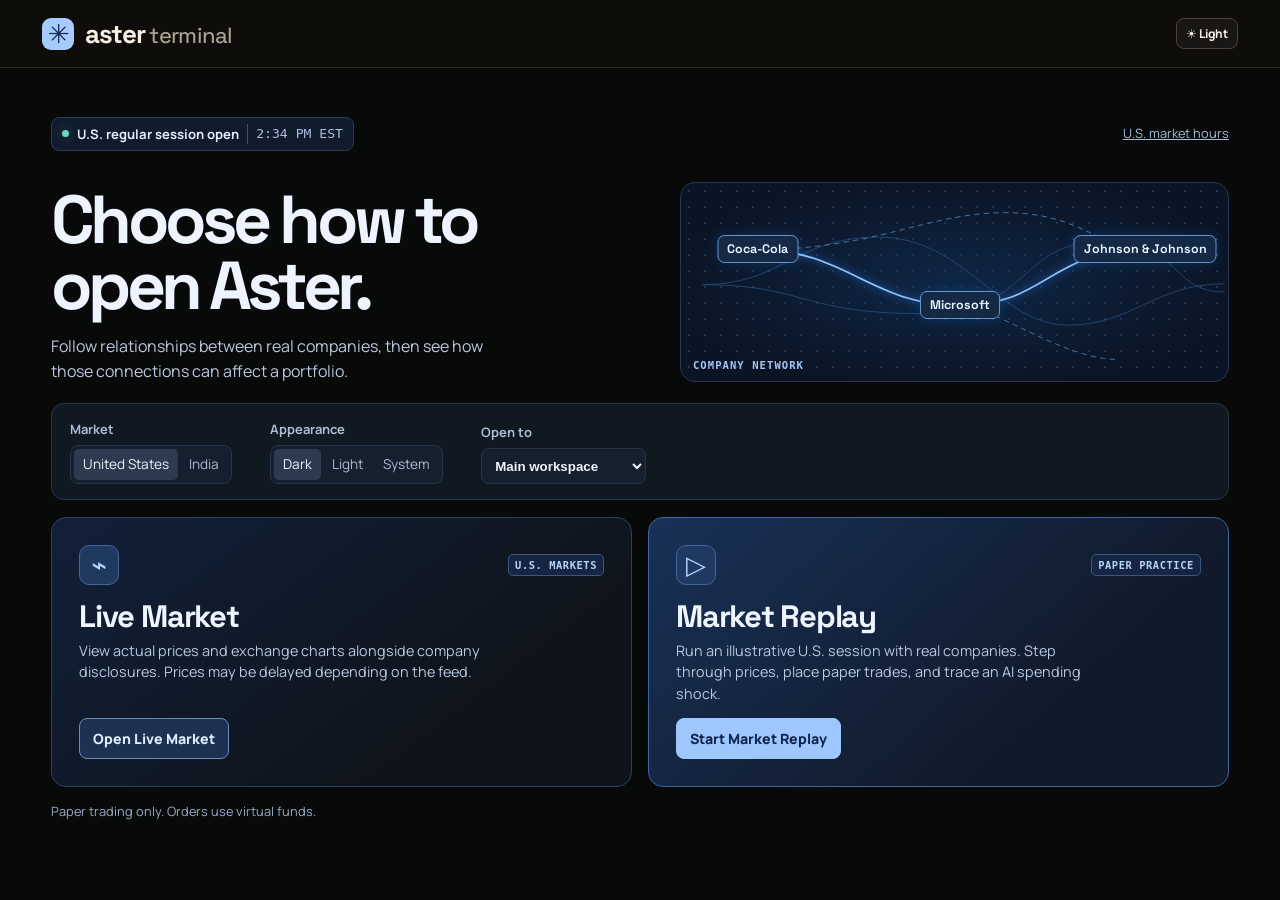
<file: source/index.html>
<!doctype html>
<html lang="en">
<head>
<meta charset="utf-8">
<meta name="viewport" content="width=device-width, initial-scale=1">
<meta name="theme-color" content="#0a0908">
<meta name="description" content="Explore company and ETF relationships and trace simulated shocks through a portfolio.">
<title>Aster Invest · Investing workspace</title>
<script src="theme-init.js"></script>
<link rel="stylesheet" href="terminal.css">
<link rel="stylesheet" href="invest.css">
</head>
<body data-market-backend="static" data-initial-view="overview" data-mode="choose">
<header class="topbar">
  <a href="#overview" class="brand" data-home-link><span class="brand-icon" aria-hidden="true">✳</span><span>aster<span class="brand-second"> terminal</span></span></a>
  <nav aria-label="Workspace" class="workspace-nav" id="workspace-controls" hidden>
    <button type="button" class="nav" data-nav="overview">Overview</button>
    <button type="button" class="nav" data-nav="markets">Markets</button>
    <button type="button" class="nav" data-nav="watchlist">Watchlist</button>
    <button type="button" class="nav" data-nav="portfolio">Portfolio</button>
    <button type="button" class="nav" data-nav="goals">Goals</button>
    <button type="button" class="nav" data-nav="network">Network</button>
    <button type="button" class="nav" data-nav="trading">Trading</button>
  </nav>
  <div class="topbar-settings"><label id="workspace-region-control" class="region-select" hidden><span class="sr-only">Market region</span><select id="workspace-region"><option value="us">United States</option><option value="india">India</option></select></label><button class="theme-toggle" type="button" id="theme-toggle" aria-pressed="false" aria-label="Light mode">☀ Light</button><a href="?" class="mode-picker-link" id="mode-current" aria-label="Change market mode" title="Change market mode">Choose mode</a></div>
</header>
<main id="session-gate" class="session-gate" aria-labelledby="gate-title">
  <div class="gate-top">
    <div class="gate-market" id="gate-session"><span class="session-dot" aria-hidden="true"></span><strong id="gate-session-label">U.S. equities</strong><time id="gate-market-clock"></time></div>
    <a class="gate-hours" id="gate-hours" href="https://www.nyse.com/trade/hours-calendars" target="_blank" rel="noopener noreferrer">U.S. market hours</a>
  </div>
  <div class="gate-hero">
    <div class="gate-intro">
      <h1 id="gate-title">Choose how to<br>open Aster.</h1>
      <p>Follow relationships between real companies, then see how those connections can affect a portfolio.</p>
    </div>
    <div class="gate-network" id="gate-network" aria-label="Coca-Cola committed to buy Microsoft cloud services. Microsoft also announced a digital surgery partnership with Johnson &amp; Johnson." role="img">
      <svg viewBox="0 0 510 220" aria-hidden="true" preserveAspectRatio="none">
        <path d="M20 113 C95 113 106 60 185 60 S298 158 360 158 S441 112 507 112" class="gate-trace-bg"/>
        <path d="M20 113 C115 113 113 145 222 145 S311 66 391 66 S454 121 507 121" class="gate-trace-bg"/>
        <path d="M71 74 C154 74 177 136 260 136 S342 74 433 74" class="gate-trace" pathLength="1"/>
        <path d="M71 74 C181 74 230 33 302 33 S390 74 433 74" class="gate-trace-edge"/>
        <path d="M260 136 C292 137 356 196 407 196" class="gate-trace-edge"/>
        <circle cx="71" cy="74" r="5"/><circle cx="260" cy="136" r="5"/><circle cx="433" cy="74" r="5"/>
      </svg>
      <span class="gate-node gate-node-a">Coca-Cola</span><span class="gate-node gate-node-b">Microsoft</span><span class="gate-node gate-node-c">Johnson &amp; Johnson</span>
      <span class="gate-network-tag">COMPANY NETWORK</span>
    </div>
  </div>
  <div class="gate-settings">
    <div class="gate-setting"><span id="gate-region-label">Market</span><nav class="gate-controls" aria-labelledby="gate-region-label"><a data-gate-region="us" href="?">United States</a><a data-gate-region="india" href="?region=india">India</a></nav></div>
    <fieldset class="gate-setting"><legend>Appearance</legend><div class="gate-controls gate-themes"><label><input type="radio" name="gate-theme" value="dark" checked>Dark</label><label><input type="radio" name="gate-theme" value="light">Light</label><label><input type="radio" name="gate-theme" value="system">System</label></div></fieldset>
    <label class="gate-setting" for="gate-start"><span>Open to</span><select id="gate-start" aria-label="Open to"><option value="overview">Main workspace</option><option value="network">Company network</option><option value="trading">Trading desk</option></select></label>
  </div>
  <div class="gate-options" aria-label="Market modes">
    <article class="gate-card gate-live">
      <div class="gate-card-top"><span class="gate-card-icon" aria-hidden="true">⌁</span><span class="gate-tag" id="gate-live-badge">U.S. MARKETS</span></div>
      <div><h2>Live Market</h2><p id="gate-live-description">View actual prices and exchange charts alongside company disclosures. Prices may be delayed depending on the feed.</p></div>
      <a class="gate-action" id="gate-live-action" href="?mode=live">Open Live Market</a>
    </article>
    <article class="gate-card gate-replay">
      <div class="gate-card-top"><span class="gate-card-icon" aria-hidden="true">▷</span><span class="gate-tag" id="gate-replay-badge">AFTER-HOURS DEMO</span></div>
      <div><h2>Market Replay</h2><p id="gate-replay-description">Run an illustrative U.S. session with real companies. Step through prices, place paper trades, and trace an AI spending shock.</p></div>
      <a class="gate-action" id="gate-replay-action" href="?mode=replay">Start Market Replay</a>
    </article>
  </div>
  <p class="gate-foot">Paper trading only. Orders use virtual funds.</p>
</main>
<main id="main" tabindex="-1" hidden>
  <div class="ticker-strip" id="ticker-strip" aria-label="Market watch"></div>
  <div id="account-metrics" class="account-metrics" aria-label="Paper account summary"></div>
  <div class="statusbar" id="market-status" role="status">Connecting to market data…</div>
  <section id="invest-overview" class="invest-page" aria-labelledby="invest-overview-title" hidden>
    <div id="overview-network-slot"></div>
    <header class="invest-page-head overview-head">
      <div><p class="invest-kicker" id="overview-market-label">U.S. EQUITIES</p><h2 id="invest-overview-title">Price history</h2></div>
      <button class="invest-button primary" type="button" data-nav="markets">Explore markets</button>
    </header>
    <article class="invest-card invest-market-card" id="overview-chart-panel" aria-labelledby="invest-chart-title">
      <header class="panel-header overview-chart-head">
        <div class="overview-company">
          <div id="overview-company-mark" aria-hidden="true"></div>
          <div>
          <p class="invest-kicker" id="invest-index-label">PRICE HISTORY</p>
          <h2 id="invest-chart-title">NVIDIA</h2>
          <div class="invest-index-value"><strong id="invest-index-value"></strong><span id="invest-index-change"></span></div>
          </div>
        </div>
        <div class="overview-chart-controls">
          <label class="overview-ticker-label"><span>Company</span><select id="overview-ticker" aria-label="Chart company"></select></label>
          <div id="invest-periods" class="invest-pills" aria-label="Overview chart timeframe"></div>
          <button type="button" id="overview-expand" class="invest-button secondary" aria-pressed="false">Expand chart</button>
        </div>
      </header>
      <div class="invest-chart-box"><canvas id="invest-market-chart" aria-label="Company price chart" role="img"></canvas><p id="invest-chart-empty" hidden></p><output id="overview-chart-tooltip" hidden></output></div>
      <div id="invest-chart-range" class="invest-chart-range"></div>
      <div id="overview-exchange-chart" class="exchange-chart" hidden></div>
    </article>
    <div id="invest-metrics" class="invest-metrics" aria-label="Virtual account snapshot"></div>
    <div class="invest-overview-bottom">
      <article class="invest-card invest-movers" aria-labelledby="invest-movers-title"><header class="invest-card-head"><h2 id="invest-movers-title">Market movers</h2><button class="invest-text-button" type="button" data-nav="markets">See all</button></header><div id="invest-movers"></div></article>
      <article class="invest-card invest-goal-preview" aria-labelledby="invest-plan-title">
        <header class="invest-card-head"><h2 id="invest-plan-title">Saving goals</h2><button type="button" class="invest-text-button" data-nav="goals">View goals</button></header>
        <div id="invest-goal-preview"></div>
      </article>
      <article class="invest-card invest-risk-card">
        <div class="invest-network-art" aria-hidden="true"><i></i><i></i><i></i><b></b><b></b><b></b><b></b></div>
        <div><h2>How does a shock reach you?</h2><p>Follow a change at one company through suppliers, fund holdings, and the demo portfolio.</p>
        <button class="invest-button secondary" type="button" id="overview-risk">Open stress test <span aria-hidden="true">↗</span></button></div>
      </article>
    </div>
  </section>
  <section id="invest-markets" class="invest-page" aria-labelledby="invest-markets-title" hidden>
    <header class="invest-page-head"><div><p class="invest-kicker">EXPLORE</p><h1 id="invest-markets-title">Markets</h1><p>Search stocks and funds, compare day moves, and open company research.</p></div></header>
    <section id="market-exchange-quotes" class="invest-card exchange-quotes-card" aria-label="Market quotes" hidden></section>
    <div class="invest-card invest-table-card">
      <div class="invest-toolbar">
        <label class="invest-search-control"><span class="sr-only">Search markets</span><input id="invest-market-search" type="search" placeholder="Search company or ticker" autocomplete="off"></label>
        <label class="invest-sector-control"><span>Sector</span><select id="invest-market-sector"></select></label>
        <div class="invest-pills" id="invest-market-filters" aria-label="Market movers filter">
          <button type="button" data-invest-filter="all" aria-pressed="true">All</button><button type="button" data-invest-filter="gainers" aria-pressed="false">Gainers</button><button type="button" data-invest-filter="losers" aria-pressed="false">Losers</button>
        </div>
      </div>
      <div id="invest-market-results"></div>
    </div>
  </section>
  <section id="invest-watchlist" class="invest-page" aria-labelledby="invest-watch-title" hidden>
    <header class="invest-page-head"><div><p class="invest-kicker">FOLLOW THE MARKET</p><h1 id="invest-watch-title">Watchlist</h1><p>Pinned companies and funds are saved in this browser.</p></div><button class="invest-button primary" type="button" data-nav="markets">Find a stock <span aria-hidden="true">↗</span></button></header>
    <div class="invest-card invest-table-card" id="invest-watch-results"></div>
  </section>
  <section id="invest-goals" class="invest-page" aria-labelledby="invest-goals-title" hidden>
    <header class="invest-page-head"><div><p class="invest-kicker">PLAN AHEAD</p><h1 id="invest-goals-title">Saving goals</h1><p>Set a target and see how long it takes at your current monthly pace.</p></div><button class="invest-button primary" type="button" id="invest-add-goal">Add goal <span aria-hidden="true">+</span></button></header>
    <div id="invest-goal-cards" class="invest-goals-grid"></div>
    <p class="invest-goal-note">Estimates use your saved amount and monthly contribution. Adding a goal does not change your paper cash.</p>
  </section>
  <div id="network-route-slot">
  <section id="network-view" aria-labelledby="network-title" hidden>
  <div class="intro">
    <div><h1 id="network-title">Company network</h1><p class="lede" id="network-description">Follow investments, supplier ties, partnerships and industry peers across the market.</p></div>
    <div class="search" id="search-wrap">
      <label class="sr-only" for="search">Search companies, tickers or sectors</label>
      <span class="search-icon" aria-hidden="true"></span>
      <input id="search" type="search" placeholder="Search company, ticker or sector" role="combobox" aria-autocomplete="list" aria-expanded="false" aria-controls="search-results" autocomplete="off">
      <kbd aria-hidden="true">/</kbd>
      <ul id="search-results" role="listbox" aria-label="Search results" hidden></ul>
    </div>
  </div>
  <div class="workspace">
    <section class="map panel" aria-labelledby="map-title" id="map">
      <header class="panel-header">
        <div><h2 id="map-title">Relationship map</h2><p id="map-count"></p></div>
        <div class="map-actions"><button class="btn secondary compact" id="isolate" aria-pressed="false"><span aria-hidden="true">◎</span> Focus node</button><button type="button" class="btn secondary compact" id="pulse-toggle" aria-pressed="true">Glow</button></div>
      </header>
      <div class="map-toolbar">
      <div class="filters" role="group" aria-label="Filter relationships" id="filters">
        <button data-filter="all" class="filter active" aria-pressed="true">All links</button>
        <button data-filter="funding" class="filter" aria-pressed="false"><i class="dot funding"></i>Equity</button>
        <button data-filter="spend" class="filter" aria-pressed="false"><i class="dot spend"></i>Purchases</button>
        <button data-filter="holding" class="filter" aria-pressed="false"><i class="dot holding"></i>Fund holdings</button>
        <button data-filter="partner" class="filter" aria-pressed="false"><i class="dot partner"></i>Partnerships</button>
        <button data-filter="peer" class="filter" aria-pressed="false"><i class="dot peer"></i>Industry peers</button>
      </div>
      <label class="map-sector" for="map-sector"><span class="sr-only">Featured sector</span><select id="map-sector"><option value="">All sectors</option></select></label>
      </div>
      <div class="graph-shell">
        <div id="graph" tabindex="0" role="region" aria-label="Interactive company relationship map. Pan horizontally on small screens.">
          <div id="stage"><div id="columns" aria-hidden="true"></div><canvas id="edges" aria-hidden="true"></canvas><canvas id="edge-pulse" aria-hidden="true"></canvas><div id="nodes"></div></div>
        </div>
        <div class="zoom" role="group" aria-label="Map zoom"><button id="zoom-out" aria-label="Zoom out">−</button><button id="zoom-reset" aria-label="Fit map">Fit</button><button id="zoom-in" aria-label="Zoom in">+</button></div>
      </div>
      <footer class="map-footer"><span class="map-hint"><span class="map-pan-hint">Swipe to explore · </span>Select a company to follow its links.</span><span id="map-filter-note" aria-live="polite"></span></footer>
    </section>
    <aside class="panel inspector" aria-labelledby="entity-title" id="company-panel">
      <div id="entity"></div>
      <div class="detail-tabs" id="detail-tabs" role="group" aria-label="Company details">
        <button data-tab="overview" aria-pressed="true">Overview</button><button data-tab="connections" aria-pressed="false">Connections</button><button data-tab="performance" aria-pressed="false">Chart</button><button data-tab="news" aria-pressed="false">News <span id="news-count"></span></button><button data-tab="trade" aria-pressed="false">Trade</button>
      </div>
      <div id="detail"></div>
      <div id="headlines"></div>
    </aside>
  </div>
  </section>
  </div>
  <section id="trade-desk" aria-labelledby="trade-desk-title" hidden>
    <header class="desk-intro">
      <div>
        <p class="eyebrow"><span class="eyebrow-line"></span> PAPER TRADING · <span id="desk-account-label"></span></p>
        <h1 id="trade-desk-title">Trading workspace</h1>
        <p class="lede">Manage positions, prepare baskets, and review your fills.</p>
      </div>
      <div class="desk-mode-controls"><a id="desk-replay-cta" class="btn secondary" href="?mode=replay#trading" hidden>Practice in Replay</a><button id="practice-basket" class="btn secondary" type="button">Load sample basket</button></div>
    </header>
    <div class="desk-layout">
      <section class="desk-watch panel" aria-labelledby="desk-instruments-title">
        <header class="desk-panel-head">
          <div><h2 id="desk-instruments-title">Instruments</h2><p id="desk-instrument-count" class="desk-meta"></p></div>
          <span class="desk-label">EQUITIES</span>
        </header>
        <div class="desk-watch-controls">
          <label class="sr-only" for="desk-search">Filter instruments</label>
          <input class="desk-field" id="desk-search" type="search" placeholder="Search ticker or name" autocomplete="off">
          <div class="desk-pills" aria-label="Instrument list">
            <button type="button" data-instrument-filter="all" aria-pressed="true">All symbols</button>
            <button type="button" data-instrument-filter="watch" aria-pressed="false">Watchlist</button>
          </div>
        </div>
        <div id="desk-instruments" class="desk-instruments"></div>
      </section>
      <div class="desk-centre">
        <section class="panel desk-chart-panel" aria-labelledby="desk-chart-title">
          <header class="desk-panel-head">
            <div><h2 id="desk-chart-title">Price and events</h2><p id="desk-chart-name" class="desk-meta"></p></div>
            <button id="desk-research" class="btn secondary compact" type="button">Research</button>
          </header>
          <div class="desk-chart-tools">
            <div id="desk-periods" class="periods" role="group" aria-label="Trading chart timeframe">
              <button type="button" data-desk-period="1H" aria-pressed="false">1H</button>
              <button type="button" data-desk-period="1D" aria-pressed="true">1D</button>
              <button type="button" data-desk-period="1M" aria-pressed="false">1M</button>
              <button type="button" data-desk-period="1Y" aria-pressed="false">1Y</button>
            </div>
            <span id="desk-chart-cursor" class="desk-cursor"></span>
          </div>
          <div class="desk-price-area" id="desk-price-area">
            <canvas id="desk-chart-canvas" role="img" aria-label="Price chart"></canvas>
            <div id="desk-chart-markers"></div>
            <p id="desk-chart-message"></p>
          </div>
          <div id="desk-exchange-chart" class="exchange-chart" hidden></div>
          <div id="desk-chart-time" class="desk-chart-time"></div>
          <div id="desk-chart-links" class="desk-chart-links"></div>
        </section>
        <section class="panel desk-positions" aria-labelledby="desk-positions-title">
          <header class="desk-panel-head">
            <div><h2 id="desk-positions-title">Open positions</h2><p id="desk-position-count" class="desk-meta"></p></div>
            <div id="desk-position-pnl" class="desk-pnl"></div>
          </header>
          <div id="desk-positions"></div>
        </section>
        <section class="panel basket-panel" aria-labelledby="basket-title">
          <header class="desk-panel-head">
            <div><h2 id="basket-title">Order basket</h2><p class="desk-meta">Buys use the ask. Sells use the bid.</p></div>
            <button type="button" class="btn secondary compact" id="basket-add">+ Add leg</button>
          </header>
          <div id="basket-rows" class="basket-rows"></div>
          <div class="basket-settings">
            <label for="basket-multiplier">Quantity multiplier <input id="basket-multiplier" class="desk-field" type="number" min="1" max="100" step="1" inputmode="numeric" value="1"></label>
            <button id="basket-clear" type="button" class="desk-link">Clear basket</button>
          </div>
          <div id="basket-totals" class="basket-totals"></div>
          <div id="basket-feedback" class="basket-feedback"></div>
          <footer class="basket-actions">
            <p>Sells fill first. The full basket must pass before any trade is booked.</p>
            <button id="basket-review" class="btn primary" type="button" disabled>Review basket</button>
          </footer>
        </section>
      </div>
      <div class="desk-right">
      <section class="panel desk-news" aria-labelledby="desk-news-title">
        <header class="desk-panel-head">
          <div><h2 id="desk-news-title">News timeline</h2><p id="desk-news-period" class="desk-meta"></p></div>
          <span class="desk-label">EVENTS</span>
        </header>
        <div id="desk-news-list" class="desk-orders-list"></div>
      </section>
      <section class="panel desk-orders" aria-labelledby="desk-orders-title">
        <header class="desk-panel-head">
          <div><h2 id="desk-orders-title">Orders</h2><p id="desk-order-count" class="desk-meta"></p></div>
          <span class="desk-label">PAPER</span>
        </header>
        <div class="desk-watch-controls">
          <label class="sr-only" for="desk-order-search">Search order receipts</label>
          <input class="desk-field" id="desk-order-search" type="search" placeholder="Search order receipts" autocomplete="off">
          <div class="desk-pills" aria-label="Filter order history">
            <button type="button" data-order-filter="all" aria-pressed="true">All</button>
            <button type="button" data-order-filter="basket" aria-pressed="false">Baskets</button>
            <button type="button" data-order-filter="single" aria-pressed="false">Single</button>
          </div>
        </div>
        <div id="desk-orders" class="desk-orders-list"></div>
      </section>
      </div>
    </div>
  </section>
  <section id="wallet" class="panel wallet" aria-labelledby="wallet-title"></section>
  <section class="panel scenario" id="portfolio" aria-labelledby="scenario-title">
    <div class="scenario-head">
      <div class="scenario-icon" aria-hidden="true">↯</div>
      <div><p class="eyebrow">PORTFOLIO STRESS TEST</p><h2 id="scenario-title">What if Nova cuts cloud spending?</h2><p id="scenario-copy">You hold zero Nova shares. Trace the shock through a preset ₹10,000 demo portfolio.</p></div>
      <button id="run-shock" class="btn primary">Run shock</button>
    </div>
    <div id="shock-result" hidden></div>
    <details class="shock-limit" id="shock-limit">
      <summary id="shock-limit-label">Explore a ₹500 loss limit</summary>
      <p id="shock-limit-copy">This separate demo starts with ₹5,000 in Atlas, ₹3,000 in GridCloud, and ₹2,000 in virtual cash.</p>
      <label id="shock-transfer-label" for="shock-transfer">Move Atlas exposure to virtual cash</label>
      <select id="shock-transfer" class="desk-field"><option value="0">₹0</option><option value="1000">₹1,000</option><option value="2000">₹2,000</option><option value="5000">₹5,000</option></select>
      <output id="shock-limit-result" for="shock-transfer" aria-live="polite"></output>
    </details>
  </section>
  <footer class="bottom"><span id="market-foot"></span><button type="button" class="invest-footer-link" data-nav="evidence">Research sources</button></footer>
</main>
<dialog id="invest-goal-dialog" class="invest-goal-dialog" aria-labelledby="invest-goal-title">
  <div class="dialog-body">
    <button type="button" class="close" data-close="invest-goal-dialog" aria-label="Close goal editor">×</button>
    <p class="invest-kicker">SAVINGS PLANNER</p><h2 id="invest-goal-title">Add a goal</h2>
    <form id="invest-goal-form">
      <label>Goal name <input id="goal-label" maxlength="44" required placeholder="e.g. Design course"></label>
      <label>Target amount <input id="goal-target" type="number" min=".01" max="100000000" step=".01" required></label>
      <label>Saved so far <input id="goal-saved" type="number" min="0" max="100000000" step=".01" required></label>
      <label>Monthly contribution <input id="goal-monthly" type="number" min="0" max="100000000" step=".01" required></label>
      <p id="goal-feedback" class="dialog-copy" role="status"></p>
      <div class="dialog-actions"><button type="button" data-close="invest-goal-dialog" class="invest-button secondary">Cancel</button><button type="submit" class="invest-button primary">Save goal</button></div>
    </form>
  </div>
</dialog>
<dialog id="article-dialog" aria-labelledby="article-title"><div class="dialog-body"><button type="button" class="close" data-close="article-dialog" aria-label="Close news">×</button><div id="article"></div></div></dialog>
<dialog id="evidence-dialog" aria-labelledby="evidence-title"><div class="dialog-body"><button type="button" class="close" data-close="evidence-dialog" aria-label="Close evidence">×</button><p class="eyebrow">RESEARCH NOTES</p><h2 id="evidence-title">The research behind the map</h2><p class="dialog-copy" id="evidence-copy"></p><div class="evidence-list" id="evidence-list"></div></div></dialog>
<dialog id="basket-dialog" class="desk-dialog" aria-labelledby="basket-review-title">
  <div class="dialog-body">
    <button type="button" class="close" data-close="basket-dialog" aria-label="Close basket review">×</button>
    <p class="eyebrow">VIRTUAL FUNDS</p><h2 id="basket-review-title">Review basket</h2>
    <div id="basket-review-details"></div>
    <p id="basket-review-status" class="basket-message" role="status"></p>
    <div class="dialog-actions"><button type="button" class="btn secondary" data-close="basket-dialog">Back to basket</button><button type="button" id="basket-confirm" class="btn primary">Place paper basket</button></div>
  </div>
</dialog>
<dialog id="position-dialog" class="desk-dialog" aria-labelledby="position-edit-title">
  <div class="dialog-body">
    <button type="button" class="close" data-close="position-dialog" aria-label="Close position editor">×</button>
    <p class="eyebrow">POSITION EDITOR</p><h2 id="position-edit-title">Adjust position</h2>
    <p id="position-edit-current" class="dialog-copy"></p>
    <form id="position-edit">
      <label for="position-target">Target share quantity</label>
      <input class="desk-field" id="position-target" type="number" min="0" step="1" inputmode="numeric" required>
      <p id="position-edit-preview" class="dialog-copy"></p>
      <div class="dialog-actions"><button type="submit" class="btn primary" id="position-stage">Stage adjustment</button></div>
    </form>
  </div>
</dialog>
<dialog id="receipt-dialog" class="desk-dialog" aria-labelledby="receipt-title">
  <div class="dialog-body">
    <button type="button" class="close" data-close="receipt-dialog" aria-label="Close receipt">×</button>
    <p class="eyebrow">PAPER TRADE RECEIPT</p><h2 id="receipt-title">Executed orders</h2>
    <div id="receipt-details"></div>
  </div>
</dialog>
<dialog id="account-dialog" class="desk-dialog" aria-labelledby="account-dialog-title">
  <div class="dialog-body">
    <button type="button" class="close" data-close="account-dialog" aria-label="Close account editor">×</button>
    <p class="eyebrow">PAPER PORTFOLIO</p><h2 id="account-dialog-title">New paper account</h2>
    <form id="account-form">
      <label for="account-name">Account name</label>
      <input id="account-name" class="desk-field" type="text" maxlength="40" required placeholder="e.g. Growth test">
      <p id="account-message" class="dialog-copy" role="status"></p>
      <div class="dialog-actions"><button class="btn primary" type="submit">Create account</button></div>
    </form>
  </div>
</dialog>
<dialog id="alert-dialog" class="desk-dialog" aria-labelledby="alert-dialog-title">
  <div class="dialog-body">
    <button type="button" class="close" data-close="alert-dialog" aria-label="Close price alert editor">×</button>
    <p class="eyebrow">ON-SCREEN ALERTS</p><h2 id="alert-dialog-title">Set a price alert</h2>
    <form id="alert-form" class="alert-form">
      <label for="alert-symbol">Instrument</label><select id="alert-symbol" class="desk-field"></select>
      <label for="alert-side">Trigger when midpoint is</label><select id="alert-side" class="desk-field"><option value="above">At or above</option><option value="below">At or below</option></select>
      <label for="alert-level">Target price</label><input id="alert-level" class="desk-field" type="number" min=".01" max="1000000" step=".01" required>
      <p class="dialog-copy">Aster checks active alerts while this tab is open. Market quotes must be fresh.</p>
      <p id="alert-message" class="dialog-copy" role="status"></p>
      <div class="dialog-actions"><button class="btn primary" type="submit">Save alert</button></div>
    </form>
  </div>
</dialog>
<dialog id="research-dialog" class="research-dialog" aria-labelledby="research-title">
  <div class="dialog-body">
    <button type="button" class="close" data-close="research-dialog" aria-label="Close company research">×</button>
    <header id="research-hero"></header>
    <div class="research-tabs" id="research-tabs" role="group" aria-label="Research sections">
      <button type="button" data-research-tab="overview" aria-pressed="true">Overview</button>
      <button type="button" data-research-tab="chart" aria-pressed="false">Chart</button>
      <button type="button" data-research-tab="financials" aria-pressed="false">Financials</button>
      <button type="button" data-research-tab="peers" aria-pressed="false">Peers</button>
      <button type="button" data-research-tab="technicals" aria-pressed="false">Technicals</button>
      <button type="button" data-research-tab="ownership" aria-pressed="false">Ownership</button>
      <button type="button" data-research-tab="news" aria-pressed="false">News</button>
      <button type="button" data-research-tab="filings" aria-pressed="false">Deals &amp; documents</button>
    </div>
    <div id="research-body"></div>
  </div>
</dialog>
<section id="node-popover" class="node-popover" role="region" aria-labelledby="popover-title" hidden></section>
<div class="sr-only" id="announcer" aria-live="polite"></div>
<script defer src="sample-data.js"></script>
<script defer src="live-data.js"></script>
<script defer src="india-data.js"></script>
<script defer src="market-coverage.js"></script>
<script defer src="mode-ui.js"></script>
<script defer src="replay-data.js"></script>
<script defer src="exchange-ui.js"></script>
<script defer src="paper.js"></script>
<script defer src="market-ui.js"></script>
<script defer src="trading-ui.js"></script>
<script defer src="research-ui.js"></script>
<script defer src="portfolio-ui.js"></script>
<script defer src="invest-ui.js"></script>
<script defer src="company-marks.js"></script>
<script defer src="terminal.js"></script>
</body>
</html>
</file>
<file: source/terminal.css>
:root{color-scheme:dark;--bg:#0b100f;--panel:#111816;--line:#27332e;--soft:#a3b2a9;--text:#f1f6ed;--lime:#d1fa8b;--mint:#7cd8b2;--amber:#f1b765;--red:#ff9793;--violet:#bcadfb;--muted:#9da8a0;--radius:18px;--mono:ui-monospace,"SFMono-Regular",Consolas,monospace;--font:Inter,"Segoe UI",system-ui,sans-serif}
*{box-sizing:border-box}body{margin:0;background:radial-gradient(ellipse at 47% 0,#202c21 0%,var(--bg) 44%);color:var(--text);font:16px/1.5 var(--font);min-width:300px}button,input{font:inherit}button{cursor:pointer}button:disabled{cursor:default;opacity:.4}button:focus-visible,a:focus-visible,input:focus-visible,[tabindex]:focus-visible{outline:2px solid var(--lime);outline-offset:3px}button[aria-pressed=true]:focus-visible{outline-offset:2px}a{color:var(--lime)}h1,h2,h3,p{margin:0}button{color:inherit}button,a,input{touch-action:manipulation}[hidden]{display:none!important}.sr-only{position:absolute;width:1px;height:1px;overflow:hidden;clip-path:inset(50%);white-space:nowrap}
.topbar{display:flex;justify-content:space-between;align-items:center;gap:22px;min-height:66px;padding:0 clamp(20px,3.3vw,58px);border-bottom:1px solid var(--line);background:#0a0f0dd9}.brand{color:white;text-decoration:none;display:flex;gap:11px;align-items:center;font-size:22px;letter-spacing:-1px;font-weight:750;white-space:nowrap}.brand-icon{display:grid;place-items:center;width:32px;height:32px;border-radius:9px;background:var(--lime);color:#182817;font:26px/1 var(--font)}.brand-second{font-weight:480;letter-spacing:-.7px;color:#a5b6a8}.topbar nav{display:flex;align-items:stretch;gap:22px;align-self:stretch}.nav{border:0;background:none;color:var(--soft);font-size:14px;font-weight:650;padding:0 3px;border-bottom:2px solid transparent}.nav.active,.nav:hover{color:var(--lime)}.nav.active{border-bottom-color:var(--lime)}.mode{display:flex;align-items:center;gap:7px;background:#1c2b20;color:#b4e5ba;padding:5px 10px;border-radius:6px;border:1px solid #334d36;font:650 12px var(--mono);white-space:nowrap}.mode span{width:6px;height:6px;border-radius:50%;background:#b6ef9b}
main{max-width:1560px;margin:auto;padding:31px clamp(16px,3.3vw,56px) 0}.intro{display:grid;grid-template-columns:minmax(0,1fr) minmax(300px,380px);align-items:end;gap:23px;margin-bottom:24px}.eyebrow{font:650 11px/1.4 var(--mono);letter-spacing:.13em;color:#b5d5a5}.eyebrow-line{display:inline-block;background:var(--lime);width:18px;height:1px;vertical-align:middle;margin-right:8px}h1{font-size:clamp(33px,4vw,56px);line-height:1.06;letter-spacing:-.06em;font-weight:725;margin:7px 0 8px}.lede{color:#b4c0b7;font-size:15px}
.search{position:relative;display:flex;align-items:center;min-height:48px;border:1px solid #435146;border-radius:10px;background:#141e18;padding:0 13px;gap:11px;z-index:8}.search:focus-within{border-color:var(--lime);box-shadow:0 0 0 3px #d1fa8b12}.search-icon{display:block;width:13px;height:13px;border:1.7px solid var(--lime);border-radius:50%;position:relative;flex:none;margin-right:3px}.search-icon:after{content:"";position:absolute;width:6px;height:1.7px;background:var(--lime);transform:rotate(44deg);right:-5px;bottom:-2px}.search input{width:100%;color:var(--text);font-size:15px;background:transparent;border:0;min-width:0;padding:11px 0}.search input:focus{outline:none}.search input::placeholder{color:#acb9b0}.search kbd{border:1px solid #455447;padding:1px 6px;border-radius:4px;color:#b9c6bc;font-size:13px}.search ul{overflow:auto;max-height:355px;list-style:none;padding:5px;margin:0;position:absolute;left:-1px;right:-1px;top:calc(100% + 7px);border:1px solid #435447;border-radius:12px;background:#141e18;box-shadow:0 20px 40px #0009}.search li{display:flex;justify-content:space-between;gap:12px;align-items:center;padding:9px 9px;border-radius:6px;font-size:15px;cursor:pointer}.search li[aria-selected=true],.search li:hover{background:#283a28;color:#e6ffd1}.search li small{color:#b1c0b3;font:12px var(--mono);flex:none}.search li.empty-result{color:var(--soft);cursor:default}
.workspace{display:grid;grid-template-columns:minmax(0,1fr) minmax(310px,340px);align-items:stretch;gap:16px}.panel{background:var(--panel);border:1px solid var(--line);border-radius:var(--radius);min-width:0;overflow:hidden}.map{display:flex;flex-direction:column}.panel-header{display:flex;align-items:center;justify-content:space-between;gap:10px;padding:17px 19px 12px}.panel h2{font-size:20px;letter-spacing:-.035em;line-height:1.2}.panel-header p{font-size:12px;color:var(--soft);margin-top:5px}.btn{border:1px solid #415246;border-radius:8px;padding:9px 13px;font-weight:730;font-size:14px;background:#1e2d22;white-space:nowrap}.btn.secondary{color:#d6e4d7}.btn.secondary:hover,.btn.secondary[aria-pressed=true]{background:#304633;color:var(--lime);border-color:#63814f}.btn.compact{font-size:13px;padding:6px 10px}.btn.primary{background:var(--lime);color:#172511;border-color:var(--lime);box-shadow:0 7px 20px #b5f97413}.btn.primary:hover{background:#e3ffb6}.filters{display:flex;overflow:auto;gap:5px;padding:2px 16px 11px}.filter{flex:none;border:1px solid transparent;background:transparent;color:#b2beb5;border-radius:6px;padding:5px 7px;display:flex;gap:5px;align-items:center;font-size:13px}.filter.active,.filter:hover{background:#233125;border-color:#344739;color:#e9f3e7}.dot{height:7px;width:7px;border-radius:50%;display:inline-block;flex:none}.funding{--edge:#f1bb71}.spend{--edge:#62d7b4}.holding{--edge:#bdabfb}.partner{--edge:#9cabbe}.dot,.legend-dot{background:var(--edge)}
.graph-shell{position:relative;flex:1;min-height:430px;display:flex;flex-direction:column;background:#0a100e;border-top:1px solid #202c23;border-bottom:1px solid #202c23}#graph{overflow:auto;min-height:430px;max-height:480px;flex:1;scrollbar-color:#465b49 #101912;scrollbar-width:thin;background:radial-gradient(ellipse at 51% 49%,#26312480,transparent 72%),radial-gradient(circle,#4b605141 1px,transparent 1px);background-size:100% 100%,18px 18px}#graph:focus-visible{outline-offset:-3px}#stage{position:relative;min-width:100%;isolation:isolate;overflow:hidden}#edges,#nodes,#columns{position:absolute;inset:0;width:100%;height:100%}#edges,#columns{pointer-events:none}.lane{position:absolute;height:calc(100% - 25px);top:12px;transform:translateX(-50%);border-left:1px dashed #53695760}.lane span{position:absolute;left:0;transform:translateX(-50%);white-space:nowrap;padding:4px 7px;background:#0e1812;border:1px solid #314738;border-radius:4px;color:#bfd0c4;font:650 11px var(--mono);letter-spacing:.09em}
.node{position:absolute;transform:translate(-50%,-50%);padding:0;display:flex;flex-direction:column;align-items:center;gap:2px;width:118px;border:0;background:none;color:#d5e0d6;font-size:12px;line-height:1.16;text-align:center;white-space:nowrap;z-index:1}.node-glyph{width:33px;height:33px;display:grid;place-items:center;border:1px solid #729181;border-radius:10px;background:#1b2c25;box-shadow:0 0 0 4px #101814,0 0 14px #9cf8c218;font:780 12px var(--mono);color:#e9f8ed}.node[data-group="0"] .node-glyph{border-color:#927bbd;background:#2b2437;color:#f0dcff}.node[data-group="1"] .node-glyph{border-color:#c59356;background:#38281a;color:#ffdda8}.node[data-group="3"] .node-glyph{border-color:#c9a16e;background:#3d301e;color:#ffe3a7}.node-name{background:#111914eb;border-radius:4px;padding:2px 4px;overflow:hidden;text-overflow:ellipsis;max-width:116px;box-shadow:0 0 8px #0b130fb0}.node:hover,.node.selected{z-index:5;color:#edffd9}.node:hover .node-glyph,.node.selected .node-glyph{background:var(--lime);color:#172411;border-color:#f4ffe0;box-shadow:0 0 0 4px #c6f78c2a,0 0 24px #b0fa67a0}.node.selected .node-name{font-weight:750}.node.dim{opacity:.4}.node.dim:hover,.node.dim:focus-visible{opacity:1}.node.shocked .node-glyph{outline:2px solid #ffcd91;outline-offset:3px;box-shadow:0 0 19px #ffb15e9c}.zoom{position:absolute;bottom:11px;right:10px;display:flex;border:1px solid #3e4d41;background:#152017;border-radius:6px;z-index:6;box-shadow:0 3px 12px #0007}.zoom button{border:0;background:none;color:#e4efe5;font-size:14px;min-width:34px;min-height:34px}.zoom button+button{border-left:1px solid #384a3b}.zoom button:hover{background:#28402c}.map-footer{display:flex;gap:10px;justify-content:space-between;padding:9px 16px;color:#a5b7a8;font-size:12px;min-height:39px}
.inspector{display:flex;flex-direction:column;min-height:553px}.entity{padding:16px 15px 13px;border-bottom:1px solid var(--line)}.entity-top{display:flex;gap:10px;align-items:center}.entity-glyph{display:grid;place-items:center;width:38px;height:38px;border-radius:9px;border:1px solid #5d7352;background:#263725;color:var(--lime);font:750 14px var(--mono);flex:none}.entity small{color:var(--soft);font-size:12px}.entity p{color:#c0cbc0;font-size:13px;line-height:1.45;margin-top:8px}.detail-tabs{display:flex;justify-content:space-between;padding:0 11px;border-bottom:1px solid var(--line);gap:1px}.detail-tabs button{padding:9px 4px;background:none;border:0;border-bottom:2px solid transparent;font-size:13px;font-weight:700;color:#aab9ae;white-space:nowrap}.detail-tabs button:hover,.detail-tabs button[aria-pressed=true]{color:var(--lime);border-bottom-color:var(--lime)}#news-count{display:inline-block;background:#2b382f;padding:1px 4px;border-radius:4px;font:11px var(--mono);color:#d2e7d7}#detail{padding:11px 14px;max-height:340px;min-height:174px;overflow:auto;scrollbar-color:#465b49 transparent;scrollbar-width:thin}.relation-group{margin-bottom:8px}.relation-group h3,.headline-head h3{color:#aebdb1;font:700 10.5px/1.2 var(--mono);letter-spacing:.09em;text-transform:uppercase;margin:1px 0 4px}.relation{background:#19231d;border:1px solid #2f4135;display:flex;align-items:center;text-align:left;gap:7px;width:100%;border-radius:7px;padding:6px 7px;margin-bottom:4px;min-height:38px;color:#e9f2e7}.relation:hover{border-color:#a0c987;background:#223128}.relation .content{flex:1;min-width:0}.relation strong{display:block;font-size:13px;line-height:1.2}.relation small{display:block;color:var(--soft);font-size:11px;line-height:1.4;margin-top:1px}.relation .mark{color:var(--soft);font-size:13px;font-family:var(--mono)}.empty{color:#b3c0b6;font-size:14px;padding:10px 0}.empty.tiny{font-size:11px;padding:2px 0}.headline-head{display:flex;align-items:center;justify-content:space-between;gap:6px;margin:0 0 6px}.headline-head button{background:none;border:0;padding:0;font-size:12px;color:var(--lime)}.headlines{padding:10px 14px 12px;border-top:1px solid var(--line);margin-top:auto}.news-row{display:block;text-align:left;width:100%;border:1px solid #314137;background:#18221c;border-radius:8px;padding:7px 8px;margin:0 0 5px;font-size:13px;font-weight:670;line-height:1.3}.news-row:hover{border-color:currentColor;background:#233125}.news-row .news-meta{display:block;font-weight:500;color:#abbab0;font:11px/1.2 var(--mono);margin-top:4px}.up{color:var(--mint)}.down{color:var(--red)}.flat{color:#b5beb8}.news-legend{font:11px/1.4 var(--mono);margin:1px 0 8px;display:flex;flex-wrap:wrap;gap:8px}.performance-meta{display:flex;justify-content:space-between;align-items:center;gap:9px;margin:7px 0}.price-num{font:700 24px/1.2 var(--mono)}.periods{display:flex;gap:4px;flex-wrap:wrap}.periods button{padding:4px 6px;font:600 12px var(--mono);border:1px solid #35483a;border-radius:4px;background:#17231b}.periods button[aria-pressed=true]{color:var(--lime);border-color:#78945d;background:#273925}.mini-chart{width:100%;height:104px;display:block;background:linear-gradient(#13221a,#111815);border:1px solid var(--line);border-radius:6px}.odds{margin-top:10px}.odds-bar{margin-top:6px;height:6px;background:#34433a;border-radius:5px;display:flex;overflow:hidden}.odds-bar span:nth-child(1){background:#7cd8b2}.odds-bar span:nth-child(2){background:#a4ada7}.odds-bar span:nth-child(3){background:#ff9793}.odds-label{display:flex;gap:8px;justify-content:space-between;font:11px var(--mono);margin-top:4px}.performance-notice{color:#aebdb1;font-size:11px;margin-top:6px}
.scenario{margin-top:16px;padding:15px 17px;background:linear-gradient(115deg,#17271c 0,#111a15 60%)}.scenario-head{display:flex;align-items:center;gap:12px}.scenario-icon{background:#29402b;color:var(--lime);border:1px solid #435e43;border-radius:9px;display:grid;place-items:center;width:37px;height:37px;font-size:25px;flex:none}.scenario .eyebrow{font-size:10px}.scenario h2{margin-top:3px}.scenario p:not(.eyebrow){font-size:13px;color:#b3c3b6;margin-top:3px}.scenario-head .btn{margin-left:auto}.shock-results{padding-top:12px;border-top:1px solid #3b4e40;margin-top:13px;display:grid;grid-template-columns:minmax(0,1fr) minmax(190px,.5fr);gap:16px}.shock-list{list-style:none;margin:8px 0 0;padding:0}.shock-list li{display:flex;justify-content:space-between;gap:14px;border-bottom:1px solid #334239;padding:5px 0;font-size:14px}.shock-list strong,.loss-total{color:var(--red);font-family:var(--mono)}.loss-total{font-size:clamp(26px,4vw,42px);font-weight:750;letter-spacing:-.06em}.scenario .path-label{color:#ffcf9a}.bottom{text-align:center;color:#a1afa5;font-size:12px;padding:16px 0 22px}
dialog{max-width:min(94vw,550px);width:100%;max-height:85vh;background:#141e18;border:1px solid #4d6251;border-radius:16px;padding:0;color:var(--text);box-shadow:0 20px 70px #000b}dialog::backdrop{background:#070b0acc;backdrop-filter:blur(3px)}.dialog-body{padding:23px;position:relative}.dialog-body h2{margin:7px 25px 8px 0;font-size:25px;line-height:1.18;letter-spacing:-.04em}.dialog-copy{color:#bcc9bd;margin-top:9px}.close{position:absolute;right:11px;top:9px;border:1px solid #3d5545;border-radius:6px;background:#23352a;width:35px;height:35px;line-height:1;font-size:23px}.close:hover{background:#38543e}.impacts{border-top:1px solid #3a4d3f;margin-top:13px;padding-top:8px}.impact-row{display:grid;grid-template-columns:auto minmax(0,1fr);gap:3px 10px;padding:7px 0;border-bottom:1px solid #354438}.impact-row strong{font-size:14px}.impact-row p{grid-column:1/-1;color:#c2cdc2;font-size:14px}.impact-tag{font-size:12px;font-weight:750;border:1px solid currentColor;padding:2px 6px;border-radius:5px;align-self:start}.evidence-list{margin-top:14px}.evidence-list a{display:block;font-size:15px;border-top:1px solid #354738;padding:8px 0}.evidence-list small{display:block;color:#b7c5b9;font-size:12px}
@media(max-width:1050px){.workspace{grid-template-columns:minmax(0,1fr) minmax(275px,300px)}}
@media(max-width:780px){main{padding-top:22px}.workspace{grid-template-columns:1fr}.intro{grid-template-columns:1fr;gap:13px;margin-bottom:15px}.inspector{min-height:0}.panel-header{padding:15px 12px 9px}.filters{padding-left:9px}.graph-shell,#graph{min-height:396px}#graph{max-height:430px}#detail{max-height:none;min-height:0}.map-footer{padding:8px 10px}.map-hint{max-width:220px}.headlines{margin-top:0}}
@media(max-width:480px){.topbar{padding:0 12px;min-height:56px;gap:8px;flex-wrap:wrap}.brand{font-size:20px}.brand-second{display:none}.brand-icon{width:27px;height:27px;font-size:21px}.topbar nav{gap:10px;align-items:stretch}.nav{font-size:12px;padding:0 0;min-height:54px}.mode{font-size:10px;padding:4px 5px}.scenario-head{flex-wrap:wrap}.scenario-head .btn{margin-left:49px}.shock-results{grid-template-columns:1fr}.search input{font-size:16px}.entity p{font-size:14px}}
@media(prefers-reduced-motion:reduce){*{scroll-behavior:auto!important}}
/* Trading workspace */
:root{--panel:#101816;--bg:#0a100e;--line:#2a3730}button,a{-webkit-tap-highlight-color:transparent}main{padding-top:18px}.topbar{background:#0d1510;position:relative;z-index:10}.brand-icon{background:linear-gradient(145deg,#e1ffa0,#aceb69);box-shadow:0 0 18px #aceb6929}.mode-switch{display:flex;align-items:center;border:1px solid #405348;background:#131e16;border-radius:8px;padding:3px;gap:2px}.mode-switch a{color:#b8c7bb;text-decoration:none;display:block;padding:4px 9px;border-radius:5px;font-weight:700;font-size:13px}.mode-switch a[aria-current=true]{color:#172311;background:var(--lime)}.ticker-strip{display:flex;gap:6px;overflow:auto;scrollbar-width:thin;margin-bottom:20px;padding-bottom:3px}.quote-tile{display:flex;align-items:center;gap:10px;border-radius:8px;border:1px solid #304338;background:#141d17;min-height:39px;padding:6px 10px;white-space:nowrap;flex:none;font:650 13px var(--mono)}.quote-tile:hover{border-color:var(--lime)}.quote-tile small{font-size:11px;color:var(--soft)}.quote-tile[aria-pressed=true]{border-color:#7f9d65;color:var(--lime);background:#243624}.intro{margin-bottom:13px}.statusbar{padding:8px 11px;font-size:13px;border:1px solid #35483b;border-radius:8px;background:#142119;margin-bottom:12px;color:#bbc9bf}.statusbar[data-state="live"]{border-color:#42664b;color:#c7ebd2}.statusbar[data-state="unavailable"]{border-color:#5e4e30;color:#e5cf9f;background:#261e15}.statusbar[data-state="sample"]{border-color:#4f456a;color:#e0d6ff;background:#201c2e}.detail-tabs button{font-size:12px;padding-left:2px;padding-right:2px}.live-entity-quote{font:750 13px var(--mono);color:var(--lime);margin-left:auto;white-space:nowrap}.rel-wrap{display:flex;gap:4px;align-items:stretch}.rel-wrap .relation{min-width:0}.rel-source{display:grid;place-items:center;border:1px solid #354b41;border-radius:7px;color:#b8dfb0;text-decoration:none;padding:0 5px;font-size:11px;margin-bottom:4px}.wallet{margin-top:16px;padding:16px 18px;scroll-margin-top:15px}.wallet-header{display:flex;justify-content:space-between;gap:12px;align-items:flex-start}.wallet-sub{margin-top:4px;color:var(--soft);font-size:13px}.wallet-cash{text-align:right;font:750 clamp(19px,3vw,31px)/1.15 var(--mono);color:var(--lime);letter-spacing:-.05em}.wallet-cash small{display:block;font:12px var(--font);color:var(--soft);margin-top:3px;letter-spacing:0}.positions-wrap{overflow:auto;margin-top:14px}.wallet-table{width:100%;border-collapse:collapse;text-align:left;white-space:nowrap}.wallet-table th,.wallet-table td{padding:7px 9px;border-bottom:1px solid #304036;font-size:13px}.wallet-table th{font-weight:600;color:var(--soft)}.wallet-table td.num{font-family:var(--mono)}.wallet-table button{border:0;background:none;padding:0;text-decoration:underline;color:var(--lime);font-size:13px}.wallet details{margin-top:14px}.wallet summary{color:#c6d8c8;cursor:pointer;font-size:14px;font-weight:650}.ticket{font-size:14px}.ticket-label{font-weight:710;margin:6px 0}.ticket label{display:flex;justify-content:space-between;align-items:center;gap:6px;margin-top:9px}.ticket input,.ticket select{max-width:125px;border:1px solid #3d5345;border-radius:6px;background:#111b15;padding:5px 7px;color:var(--text)}.ticket .btn{margin-top:9px;width:100%}.ticket-preview{padding:7px 8px;background:#17241b;border:1px solid #304536;border-radius:7px;margin-top:9px;color:#c2d5c6;font-size:13px}.ticket-status{color:#dfc88c;margin-top:5px;font-size:12px}.ticket-status.result{color:var(--mint)}.trade-quote{display:flex;gap:7px;flex-wrap:wrap;font-family:var(--mono);font-size:12px}.trade-quote span{background:#263931;border-radius:5px;padding:3px 7px}.chart-legend{display:flex;justify-content:space-between;margin:4px 0;color:#adccb6;font:11px var(--mono)}.chart-legend .spy{color:#c9b7ff}.watch-button{border:1px solid #3a5243;padding:4px 7px;border-radius:6px;color:var(--lime);font-size:11px;background:#18251c;margin-top:7px}.node-popover{position:fixed;width:min(390px,calc(100vw - 24px));max-height:min(72vh,600px);overflow:auto;z-index:20;padding:15px 15px 12px;border:1px solid #668450;border-top:3px solid #c8f485;border-radius:12px;background:#142118f7;box-shadow:0 16px 65px #000d,0 0 0 1px #111b13;backdrop-filter:blur(10px)}.node-popover h2{font-size:21px;line-height:1.15;letter-spacing:-.04em;margin:2px 30px 0 0}.node-popover .close{width:29px;height:29px;font-size:20px}.node-popover .node-type{color:#bcd1be;font:12px var(--mono);margin-top:5px}.node-popover .pop-summary{font-size:13px;color:#c8d6ca;margin-top:8px}.node-popover dl{margin:9px 0;display:grid;gap:4px;border-top:1px solid #415743;border-bottom:1px solid #415743;padding:7px 0}.node-popover dl div{display:flex;justify-content:space-between;gap:9px;font-size:13px}.node-popover dt{color:#b1c6b7}.node-popover dd{margin:0;font:650 13px var(--mono);text-align:right}.node-popover .pop-news{font-size:12px;font-weight:690;line-height:1.3;border:0;background:none;padding:1px 0;text-align:left}.pop-actions{display:flex;gap:7px;flex-wrap:wrap;margin-top:8px}.node[aria-expanded=true] .node-glyph{outline:1px solid var(--lime);outline-offset:4px}
@media (max-width:780px){.node-popover{left:12px!important;bottom:12px;top:auto!important;width:calc(100vw - 24px);max-height:64vh}.intro{gap:12px}.wallet{padding:13px}.nav{min-height:57px}}
@media (max-width:480px){.mode-switch a{font-size:11px;padding:4px 5px}.ticker-strip{margin-bottom:13px}.nav{min-height:53px}.ticker-strip .quote-tile{gap:6px}.topbar nav{gap:8px}.wallet-header{gap:7px}}
/* Near-black and midnight blue with cool blue selection accents. */
:root {
  --bg: #05070b;
  --panel: #0c111a;
  --line: #232d3c;
  --soft: #a3aec0;
  --text: #edf3fc;
  --lime: #a8cef8;
  --mint: #7ee0a8;
  --red: #ff8999;
  --muted: #a3aabd;
}
body { background: radial-gradient(ellipse at 73% 0%, #14233b 0%, #0b111e 27%, transparent 61%), #05070b; font-feature-settings: "tnum"; }
main { max-width: 1580px; }
.topbar { background: #080c13; border-color: #253041; }
.brand-icon { background: linear-gradient(150deg,#c8dfff,#7fa4e1); color: #10192a; box-shadow: 0 0 18px #86adf22b; }
.brand-second, .lede { color: #a6b2c6; }
.topbar nav { gap: 9px; align-self: center; padding: 3px; background: #0d1521; border: 1px solid #25354b; border-radius: 24px; }
.nav { min-height: unset; padding: 6px 12px; border: 1px solid transparent; border-radius: 21px; font-size: 13px; color: #b7c5d7; }
.nav.active { background: #172842; border-color: #3b577e; color: #e8f2ff; }
.mode-switch { background: #0e1725; border-color: #2a3e57; }
.mode-switch a[aria-current=true] { background: #accbf6; color: #121e32; }
.eyebrow { color: #92a8cf; }
.account-metrics { display: grid; grid-template-columns: 1.22fr repeat(3,1fr); gap: 10px; margin: 0 0 20px; }
.metric { min-width: 0; padding: 12px 14px; border-radius: 12px; background: linear-gradient(145deg,#121e2c,#0b111a 82%); border: 1px solid #263549; }
.metric.highlight { background: radial-gradient(at 97% 12%,#4e78c045,transparent 72%),linear-gradient(130deg,#182b49,#111b2b); border-color: #3d5882; }
.metric span { display: block; font-size: 12px; font-weight: 620; color: #c8d2e1; }
.metric strong { display: block; font: 750 clamp(17px,2.3vw,27px)/1.2 var(--mono); letter-spacing: -.05em; margin-top: 4px; }
.ticker-strip { gap: 7px; }
.ticker-title { font: 700 11px var(--mono); align-self: center; color: #96a6bd; letter-spacing: .09em; padding-right: 4px; }
.quote-tile { background: #0f1723; border-color: #2a384a; }
.quote-tile[aria-pressed=true] { border-color: #4a6c9d; background: #1c2b43; color: #e1efff; }
.quote-tile:hover, .filter:hover { border-color: #547aa8; }
.search { background: #101925; border-color: #334762; }
.search:focus-within { border-color: #729acf; box-shadow: 0 0 0 3px #86b6fe22; }
.search ul { background: #121d2c; border-color: #3b5071; }
.search li[aria-selected=true], .search li:hover { background: #1b2f49; color: #f0f6ff; }
.search kbd { border-color: #344861; color: #bdcbde; }
.panel { box-shadow: 0 12px 34px #0006, inset 0 1px #ffffff04; }
.map .panel-header { background: linear-gradient(120deg,#132034,#0c111a 75%); }
.filter.active, .filter:hover { background: #1a2a40; border-color: #344a68; color: #e5effe; }
.graph-shell { background: #080e17; border-color: #243249; }
#graph { background: radial-gradient(ellipse at 57% 44%,#223d685c,transparent 73%),radial-gradient(circle,#4f66824d 1px,transparent 1px),#080f19; background-size: 100% 100%,18px 18px; scrollbar-color: #435574 #101824; }
.lane { border-color: #5476a05c; }
.lane span { background: #101b29; border-color: #314863; color: #bac9df; }
.node-glyph, .node[data-group] .node-glyph { background: #172738; border-color: #506c8b; box-shadow: 0 0 0 4px #0c111a,0 0 12px #7dacdf26; color: #e0eeff; }
.node-name { background: #101923ee; color: #d6e4f5; box-shadow: 0 0 6px #050a11b0; }
.node[data-group]:hover .node-glyph, .node[data-group].selected .node-glyph { background: #afd2ff; color: #0b1b33; border-color: #e0eeff; box-shadow: 0 0 0 4px #8ebafb35,0 0 20px #68a0ef80; }
.zoom, .btn.secondary { background: #142132; border-color: #344963; }
.zoom button+button { border-color: #31435b; }
.zoom button:hover, .btn.secondary:hover, .btn.secondary[aria-pressed=true] { background: #2a384a; color: #edf5ff; border-color: #53749e; }
.btn.primary { background: linear-gradient(135deg,#bbdcff,#85ade6); border-color: #a2c5f5; color: #111d34; box-shadow: 0 5px 16px #689ee833; }
.btn.primary:hover { background: #cce5ff; }
.entity { background: radial-gradient(at 92% 7%,#345e9355,transparent 80%),#101b2a; }
.entity-glyph, .scenario-icon { background: #1b2e47; color: #c8e0ff; border-color: #395983; }
.entity small, .entity p, .map-footer, .wallet-sub, .dialog-copy, .scenario p:not(.eyebrow) { color: #b2c0d3; }
.live-entity-quote, .wallet-cash { color: #d9e9ff; }
.detail-tabs button[aria-pressed=true] { color: #d0e7ff; border-color: #82afe9; }
.detail-tabs button { color: #b5c3d7; }
#news-count { background: #263a55; color: #cadbf5; }
#detail { scrollbar-color: #47607d #121d2c; }
.relation, .news-row { background: #141f2d; border-color: #2c3d52; }
.relation:hover, .news-row:hover { background: #1c2c41; border-color: #4c6c95; }
.rel-source { color: #b4d5ff; border-color: #394d66; }
.relation small, .news-meta, .performance-notice { color: #aabbd1!important; }
.statusbar { background: #101925; border-color: #29394e; color: #cfdbed; display: flex; align-items: center; justify-content: space-between; gap: 8px; flex-wrap: wrap; }
.statusbar[data-state=live], .statusbar[data-state=sample] { background: #132137; border-color: #2e4563; color: #c5d9f5; }
.replay-actions { display: flex; gap: 6px; align-items: center; font-family: var(--mono); font-size: 11px; }
.replay-actions button { background: #1a2a40; border: 1px solid #334762; border-radius: 5px; padding: 3px 6px; font-size: 11px; }
.replay-actions button:hover { background: #253b58; }
.wallet { background: linear-gradient(135deg,#132133,#101925 62%); }
.wallet-table td, .wallet-table th { border-color: #29394e; }
.wallet-table thead { background: #1a2a40; }
.wallet-summary, .wallet summary { color: #cbdaf1; }
.ticket input, .ticket select, .ticket-preview, .trade-quote span, .periods button, .watch-button { background: #162337; border-color: #344d6a; color: #dceaff; }
.periods button[aria-pressed=true] { background: #233855; border-color: #577aa5; color: #e6f2ff; }
.mini-chart { background: linear-gradient(#121e2c,#0c1520); border-color: #2b405a; }
.odds-bar { background: #26374c; }
.odds-bar span:nth-child(1) { background: var(--mint); }
.odds-bar span:nth-child(2) { background: #9594a0; }
.odds-bar span:nth-child(3) { background: var(--red); }
.up, .ticket-status.result { color: var(--mint)!important; }
.up.intense { color: #a6f9c4!important; font-weight: 780; }
.down { color: var(--red)!important; }
.down.intense { color: #ff667f!important; font-weight: 780; }
.flat { color: #bdbcc5!important; }
.scenario { background: linear-gradient(115deg,#14263d,#101b29 66%); }
.scenario .path-label { color: #f1c69f!important; }
.shock-results, .shock-list li { border-color: #2c4059; }
.node-popover, dialog { background: #111d2cf6; border-color: #46678b; }
.node-popover { border-top-color: #8cb8f1; width: min(420px,calc(100vw - 24px)); max-height: min(78vh,660px); }
.node-popover dl, .impacts, .impact-row, .evidence-list a { border-color: #2f4663; }
.node-popover .node-type, .node-popover .pop-summary, .node-popover dt, .impact-row p { color: #b9c9db; }
.close { background: #203149; border-color: #3c5778; }
.close:hover { background: #2b4667; }
.bottom { color: #9eafc6; }
.spend { --edge: #7eb8df; }
.profile-section { padding: 0 0 10px; margin: 0 0 11px; border-bottom: 1px solid #283a4f; }
.profile-section:last-child { border-bottom: 0; margin-bottom: 0; }
.profile-section h3, .peek-links h3 { margin-bottom: 6px; color: #a9bfdb; font: 700 11px/1.25 var(--mono); letter-spacing: .075em; text-transform: uppercase; }
.profile-section p { color: #bbcbe1; font-size: 13px; }
.profile-facts { display: grid; grid-template-columns: 1fr 1fr; gap: 5px; margin: 0; }
.profile-facts div { border: 1px solid #2e425c; border-radius: 7px; padding: 5px 7px; background: #121e2c; min-width: 0; }
.profile-facts dt { color: #a3b5cb; font-size: 11px; }
.profile-facts dd { margin: 2px 0 0; color: #dfedff; font-size: 13px; overflow-wrap: anywhere; }
.profile-note { margin-top: 6px; }
.peek-links { margin-top: 11px; }
.peek-links .relation { min-height: 36px; }
.peek-links .relation small { margin-top: 2px; }
.node-popover .pop-actions { margin-top: 10px; }
.detail-tabs { gap: 5px; overflow-x: auto; scrollbar-width: thin; }
.detail-tabs button { flex: 1; }
@media (max-width:780px) {
  .account-metrics { grid-template-columns: repeat(2,minmax(0,1fr)); margin-bottom: 14px; }
  .metric { padding: 9px 10px; }
  .map .panel-header { padding-top: 12px; }
  .node-popover { width: calc(100vw - 24px); max-height: min(68dvh,660px); }
}
@media (max-width:480px) {
  .topbar { gap: 7px; }
  .topbar nav { gap: 0; padding: 2px; }
  .nav { padding: 5px 6px; font-size: 11px; min-height: unset; }
  .brand-icon { width: 26px; height: 26px; }
  .brand { gap: 5px; font-size: 17px; }
  .ticker-title { display: none; }
  .account-metrics { gap: 6px; }
  .detail-tabs { padding: 0 6px; }
  .detail-tabs button { font-size: 11px; }
  .topbar .mode-switch a { font-size: 10px; }
}

/* Trading workspace */
.map-actions { display:flex; gap:6px; flex-wrap:wrap; justify-content:flex-end; }
#edge-pulse { position:absolute; inset:0; width:100%; height:100%; pointer-events:none; }
#graph {
  background:radial-gradient(ellipse at 49% 53%,#6d3c1928,transparent 60%),
    radial-gradient(ellipse at 92% 15%,#26436c45,transparent 55%),
    radial-gradient(circle,#5b6d873b 1px,transparent 1px),#080d16;
  background-size:100% 100%,100% 100%,17px 17px;
}
.desk-intro { display:flex; gap:16px; align-items:flex-end; justify-content:space-between; margin:8px 0 17px; }
.desk-intro h1 { font-size:clamp(30px,3.3vw,48px); }
.desk-layout {
  display:grid; grid-template-columns:minmax(170px,.8fr) minmax(0,2.4fr) minmax(205px,.95fr);
  align-items:start; gap:12px;
}
.desk-centre { display:grid; gap:12px; min-width:0; }
.desk-panel-head {
  display:flex; justify-content:space-between; gap:9px; align-items:flex-start;
  padding:14px 13px 12px; border-bottom:1px solid #273447;
  background:linear-gradient(135deg,#13233b,#101823 74%);
}
.desk-panel-head h2 { font-size:17px; letter-spacing:-.025em; }
.desk-meta { color:#a8b7cd; font-size:11.5px; line-height:1.35; margin-top:4px; }
.desk-label { border:1px solid #304661; border-radius:5px; padding:4px 5px; font:650 9px var(--mono); color:#bfd7f4; }
.desk-watch-controls { padding:9px 9px 6px; border-bottom:1px solid #243246; }
.desk-field {
  min-width:0; max-width:100%; width:100%; background:#0a111d; color:#e6efff;
  border:1px solid #324960; border-radius:6px; font:13px var(--font); padding:6px 7px;
  color-scheme:dark;
}
.desk-field::placeholder { color:#9caac0; }
.desk-pills { display:flex; gap:4px; margin-top:7px; }
.desk-pills button { background:#121b2a; color:#b7c6db; border:1px solid #2b3c54; border-radius:5px; padding:3px 6px; font-size:11px; white-space:nowrap; }
.desk-pills button[aria-pressed=true] { background:#1d3556; color:#dcecff; border-color:#496b91; }
.desk-instruments,.desk-orders-list { overflow:auto; max-height:460px; scrollbar-width:thin; scrollbar-color:#466079 #111925; }
.desk-symbol { display:grid; grid-template-columns:minmax(0,1fr) auto auto; align-items:center; gap:5px; padding:7px 8px; border-bottom:1px solid #253347; }
.desk-symbol:last-child { border-bottom:0; }
.desk-symbol-name { min-width:0; border:0; background:none; text-align:left; padding:0; line-height:1.3; }
.desk-symbol-name:hover strong { color:#a9d1ff; }
.desk-symbol-name strong { font:700 12px var(--mono); }
.desk-symbol-name small,.desk-quote small,.desk-order small { display:block; color:#a2b1c7; font-size:10px; line-height:1.35; overflow:hidden; white-space:nowrap; text-overflow:ellipsis; }
.desk-quote { text-align:right; font:650 11.5px var(--mono); white-space:nowrap; }
.desk-add,.desk-remove { border:1px solid #3b567b; background:#192b45; color:#c4ddff; border-radius:5px; width:25px; height:26px; line-height:1; }
.desk-add:hover,.desk-remove:hover { background:#2d486d; }
.desk-empty { padding:12px; font-size:13px; color:#aebdd3; line-height:1.5; }
.desk-table-scroll { overflow:auto; scrollbar-width:thin; }
.desk-table { width:100%; text-align:left; border-collapse:collapse; white-space:nowrap; }
.desk-table th,.desk-table td { border-bottom:1px solid #273347; padding:7px 9px; font-size:12px; }
.desk-table th { background:#131e30; color:#afc2db; font-weight:600; }
.desk-table td { font:12px var(--mono); }
.desk-table tbody tr:last-child td { border-bottom:0; }
.desk-symbol-label { color:#e8f2ff; font-weight:700!important; }
.desk-link { border:0; background:none; color:#abd2ff; text-decoration:underline; text-underline-offset:2px; padding:3px 0; font-size:11.5px; }
.desk-link:hover { color:#d5ebff; }
.desk-pnl { align-self:center; font:700 12px var(--mono); text-align:right; }
.desk-mark-note { padding:5px 9px; }
.basket-rows { overflow:auto; min-height:52px; padding:0 10px; scrollbar-width:thin; }
.basket-table-head,.basket-leg { min-width:350px; display:grid; grid-template-columns:minmax(61px,1fr) minmax(55px,.8fr) minmax(68px,.9fr) minmax(85px,1.15fr) 27px; gap:6px; align-items:center; }
.basket-table-head { color:#abbcd5; font-size:11px; padding:7px 0 4px; }
.basket-leg { padding:5px 0; border-bottom:1px solid #26354b; min-height:45px; }
.basket-leg:last-child { border-bottom:0; }
.basket-leg .desk-field { font:12px var(--mono); }
.basket-qty small,.basket-price small { display:block; font-size:10px; color:#aabbd2; }
.basket-price { font:12px/1.25 var(--mono); }
.basket-price strong { font-weight:650; }
.basket-settings,.basket-actions { display:flex; align-items:center; justify-content:space-between; gap:7px; padding:9px 11px; }
.basket-settings { border-top:1px solid #26364b; }
.basket-settings label { display:flex; gap:6px; align-items:center; color:#b6c5db; font-size:12px; }
.basket-settings input { width:58px; }
.basket-totals { display:grid; grid-template-columns:repeat(4,minmax(0,1fr)); gap:5px; padding:0 10px 5px; }
.basket-totals div { border:1px solid #2d4260; background:#131e30; padding:6px; border-radius:6px; overflow-wrap:anywhere; }
.basket-totals span,.basket-totals strong { display:block; }
.basket-totals span { color:#acbfd9; font-size:11px; }
.basket-totals strong { font:700 12px var(--mono); margin-top:2px; }
.basket-feedback { color:#f0c28a; padding:0 11px; font-size:12px; }
.basket-actions p { color:#a5b4ca; font-size:11px; max-width:340px; }
.desk-order { border:0; border-bottom:1px solid #27364b; background:#111b2b; display:block; width:100%; text-align:left; padding:8px 9px; }
.desk-order:hover { background:#1a2b43; }
.desk-order-line { display:flex; justify-content:space-between; align-items:center; gap:5px; font-size:12px; }
.fill-chip { border-radius:4px; border:1px solid #3c5c7d; background:#20354f; color:#cee5ff; padding:1px 3px; font:600 9px var(--mono); flex:none; }
.desk-order-detail { display:block; font-size:11px; color:#b7c9df; margin:2px 0; }
.desk-dialog { max-width:min(95vw,620px); }
.desk-dialog .desk-table-scroll { margin:10px 0; }
.basket-message { color:#f0c28a; font-size:13px; margin:9px 0; }
.dialog-actions { display:flex; justify-content:flex-end; flex-wrap:wrap; gap:7px; margin-top:12px; }
#position-edit label { display:block; font-size:13px; margin-top:10px; }
#position-target { max-width:180px; margin-top:3px; }
@media(max-width:1060px) {
  .desk-layout { grid-template-columns:minmax(174px,.7fr) minmax(0,2fr); }
  .desk-orders { grid-column:1/-1; }
}
@media(max-width:700px) {
  .desk-layout { grid-template-columns:1fr; }
  .desk-centre { order:-1; }
  .desk-instruments,.desk-orders-list { max-height:260px; }
  .desk-intro { flex-wrap:wrap; }
  .basket-totals { grid-template-columns:repeat(2,minmax(0,1fr)); }
}
@media(max-width:450px) {
  .topbar { display:grid; grid-template-columns:1fr auto; padding:8px 12px 7px; }
  .workspace-nav { grid-row:2; grid-column:1/-1; justify-content:space-between; padding:1px 2px!important; }
  .workspace-nav .nav { flex:1; }
  .mode-switch { justify-self:end; }
  .basket-actions { align-items:flex-end; }
}

.desk-right { display:grid; gap:12px; min-width:0; }
.desk-chart-tools { display:flex; justify-content:space-between; gap:8px; align-items:center; padding:9px 12px; }
.desk-cursor { font:11px var(--mono); color:#afd1fa; overflow-wrap:anywhere; text-align:right; }
.desk-price-area { position:relative; height:218px; background:radial-gradient(ellipse at 60% 30%,#152b4961,transparent 76%),#0a111d; margin:0 11px; border:1px solid #2b3e55; border-radius:7px; }
#desk-chart-canvas,#desk-chart-markers { position:absolute; width:100%; height:100%; inset:0; }
#desk-chart-markers { pointer-events:none; }
.event-marker { pointer-events:auto; position:absolute; transform:translate(-50%,-50%); border:2px solid #0f1522; border-radius:50%; width:13px; height:13px; padding:0; background:currentColor; box-shadow:0 0 0 1px currentColor; }
#desk-chart-message { position:absolute; top:42%; width:100%; text-align:center; color:#b7c7dc; font-size:13px; padding:0 10px; }
.desk-chart-time { display:flex; justify-content:space-between; gap:10px; padding:5px 13px; font:10px var(--mono); color:#8ca5c6; }
.desk-chart-links { display:flex; flex-wrap:wrap; gap:4px; padding:4px 11px 9px; }
.desk-chart-link { background:#142237; border:1px solid #2f4a6b; border-radius:5px; padding:4px 6px; color:#c4dcfa; font-size:11px; display:flex; align-items:center; gap:5px; }
.desk-chart-link:hover { background:#203553; }
.timeline-story strong { font-size:12px; line-height:1.4; display:block; margin-top:3px; }
.desk-news .desk-orders-list { max-height:250px; }
@media(max-width:1060px) {.desk-right {grid-column:1/-1;grid-template-columns:1fr 1fr;} .desk-orders {grid-column:auto;}}
@media(max-width:700px) {.desk-right {grid-template-columns:1fr;}}

.research-dialog { max-width:min(94vw,970px); }
.research-tabs { display:flex; flex-wrap:wrap; gap:5px; border-bottom:1px solid #2b405b; padding:9px 0; margin-bottom:10px; }
.research-tabs button { background:#152239; border:1px solid #294364; border-radius:5px; font-size:12px; padding:4px 8px; color:#bfd2ea; }
.research-tabs button[aria-pressed=true] { background:#244469; border-color:#6089bd; color:#ecf5ff; }
.research-facts { grid-template-columns:repeat(auto-fit,minmax(150px,1fr)); margin-top:8px; }
.research-block { margin-top:12px; }
.research-block h3 { font-size:14px; margin-bottom:6px; }
.research-news-grid { display:grid; grid-template-columns:1fr 1fr; gap:9px; }
.research-news-card { border:1px solid #2f4560; border-radius:7px; padding:9px; background:#101b2c; }
.research-news-card button { background:none; border:0; padding:0; width:100%; text-align:left; font-size:14px; font-weight:680; margin:5px 0; }
.research-news-card small { color:#abbfd9; font-size:11px; }
.research-news-card p { color:#b6c8dd; font-size:12px; margin:3px 0 8px; }
.research-docs { list-style:none; padding:0; }
.research-docs li { border-bottom:1px solid #2c3d54; padding:5px 0; }
@media(max-width:560px) {.research-news-grid {grid-template-columns:1fr;}}

.portfolio-controls { display:flex; flex-wrap:wrap; gap:6px; align-items:center; margin-top:12px; }
.portfolio-controls label { font-size:12px; color:#b8c9e0; }
.portfolio-controls .desk-field { width:auto; min-width:100px; }
.portfolio-controls input { width:min(235px,100%)!important; }
.portfolio-metrics { display:grid; grid-template-columns:repeat(4,1fr); gap:6px; margin:9px 0 5px; }
.portfolio-metrics .metric { padding:8px 10px; }
.portfolio-metrics .metric strong { font-size:17px; }
.portfolio-notice { padding:6px 8px; border:1px solid #425b7c; background:#182a43; color:#d0e5ff; border-radius:6px; margin-top:7px; font-size:13px; }
.portfolio-receipts { display:grid; grid-template-columns:repeat(auto-fit,minmax(225px,1fr)); gap:6px; }
.portfolio-receipts .desk-order { border:1px solid #2f4560; border-radius:6px; }
.allocation-list { display:grid; gap:6px; max-width:750px; }
.allocation-list>div { display:grid; grid-template-columns:minmax(48px,80px) minmax(35px,1fr) 48px minmax(64px,105px); gap:7px; align-items:center; font:12px var(--mono); }
.allocation-track { background:#172538; height:8px; border-radius:5px; overflow:hidden; }
.allocation-track i { display:block; height:100%; background:linear-gradient(90deg,#537bad,#a6caff); border-radius:5px; }
.alert-form label { display:block; font-size:12px; color:#c5d8f2; margin:7px 0 2px; }
#account-form .desk-field { margin-top:5px; }
@media(max-width:700px) {.portfolio-metrics {grid-template-columns:repeat(2,minmax(0,1fr));}}

/* Aster visual system: oxide, brass, and clean numerical typography. */
@font-face {
  font-family: "Aster UI";
  src: url("fonts/manrope.woff2") format("woff2");
  font-weight: 200 800;
  font-style: normal;
  font-display: swap;
}
@font-face {
  font-family: "Aster Display";
  src: url("fonts/space-grotesk.woff2") format("woff2");
  font-weight: 300 700;
  font-style: normal;
  font-display: swap;
}
:root {
  --bg: #0a0908;
  --panel: #141311;
  --surface: #181715;
  --raised: #201e19;
  --line: #353129;
  --line-bold: #4b4437;
  --soft: #b6afa3;
  --text: #f4efe6;
  --lime: #ecc585;
  --accent: #ecc585;
  --accent-edge: #826438;
  --accent-fill: #2b2317;
  --accent-text: #fff0d2;
  --mint: #7cdb9c;
  --red: #ff8a8b;
  --font: "Aster UI",system-ui,sans-serif;
  --display: "Aster Display","Aster UI",system-ui,sans-serif;
  --mono: ui-monospace,"SFMono-Regular",Consolas,monospace;
  --radius: 13px;
}
body {
  background:
    radial-gradient(ellipse 1000px 480px at 81% 5%,#3826173b,transparent 71%),
    radial-gradient(ellipse 900px 700px at 8% 42%,#241a1325,transparent 76%),
    var(--bg);
  color: var(--text);
  font: 15px/1.55 var(--font);
  font-variant-numeric: tabular-nums;
}
main { max-width: 2200px; padding: 20px clamp(20px,3vw,58px) 0; scroll-margin-top: 72px; }
h1,h2,h3 { font-family: var(--display); }
h1,.desk-intro h1 {
  font: 650 clamp(37px,4.4vw,66px)/1.01 var(--display);
  letter-spacing: -.061em;
  color: #fff5e7;
}
.brand {
  font: 700 26px/1 var(--display);
  letter-spacing: -.055em;
  gap: 11px;
  color: #f8f0e4;
}
.brand-icon {
  background: linear-gradient(145deg,#ffdb9c,#cda160);
  color: #21180e;
  border-radius: 9px;
  box-shadow: 0 0 20px #e8ad5730;
  font-family: var(--display);
}
.brand-second { color: #afa596; font: 450 22px/1 var(--display); }
.topbar { position: sticky; top: 0; min-height: 68px; background: #100e0bf2; border-color: #33291e; backdrop-filter: blur(14px); }
.topbar nav { border: 1px solid #393126; background: #171411; }
.nav { font-size: 14px; font-weight: 700; color: #c3baac; min-height: 32px; padding-inline: 15px; }
.nav.active { background: #33271a; border: 1px solid #644a2e; color: #ffe4b7; }
.nav:hover { color: #f4cd92; }
.mode-switch { background: #171410; border-color: #443729; }
.mode-switch a { color: #bbb0a0; font-size: 13px; }
.mode-switch a[aria-current=true] { background: #e5bf83; color: #251707; }
.eyebrow,.ticker-title { font: 700 11px/1.35 var(--mono); letter-spacing: .105em; color: #c7a16f; }
.lede { color: #c4baac; font-size: 15px; }
.intro,.desk-intro { margin: 26px 0 18px; gap: 16px; }
.intro { grid-template-columns: minmax(0,1fr) minmax(300px,410px); }
.search,.search ul { background: #191611; border-color: #514434; }
.search:focus-within { border-color: #ba9158; box-shadow: 0 0 0 3px #eab7671e; }
.search li { color: #eee6da; }
.search li:hover,.search li[aria-selected=true] { background: var(--accent-fill); color: var(--accent-text); }
.search input::placeholder,.search kbd,.search li small { color: #b9ab98; }
.search kbd { border-color: #5c4e3b; }
.ticker-strip { margin-bottom: 13px; gap: 8px; }
.quote-tile { background: #181512; border-color: #3c342a; font: 700 14px var(--display); padding: 7px 10px; }
.quote-tile small { color: #b7ad9f; font-size: 12px; }
.quote-tile[aria-pressed=true] { background: #2d2215; border-color: #795c34; color: #ffe6bc; }
.quote-tile:hover { border-color: #a47c4b; }
.statusbar,.statusbar[data-state=sample],.statusbar[data-state=live] { background: #1b1711; border-color: #433629; color: #d9c8b0; margin-bottom: 0; font-size: 13px; }
.replay-actions button { background: #2a2218; border-color: #55432e; color: #e9d5b7; font: 650 12px var(--font); }
.replay-actions button:hover { background: #3a2d1d; }
.account-metrics { margin-bottom: 13px; gap: 9px; }
.metric,.wallet { border-color: #40372b; background: linear-gradient(145deg,#1c1813,#141210 78%); }
.metric.highlight { position: relative; overflow: hidden; border-color: #675033; background: radial-gradient(at 95% 15%,#8b57264d,transparent 72%),linear-gradient(140deg,#2b2116,#1c1712); }
.metric.highlight::after {
  content:""; position:absolute; pointer-events:none;
  inset:0 0 0 62%; opacity:.29;
  background:repeating-linear-gradient(125deg,transparent 0 9px,#c9985434 9px 10px);
  mask-image:linear-gradient(90deg,transparent,#000);
}
.metric span { color: #c6b9a6; font-size: 13px; }
.metric strong,.wallet-cash,.price-num { font: 680 clamp(21px,2.3vw,32px)/1.15 var(--display); letter-spacing: -.035em; color: #f9eedc; }
.wallet-cash small { color: #c5b7a5; margin-top: 2px; }
.panel { box-shadow: 0 14px 42px #0004, inset 0 1px #f1d09a0a; }
.panel h2 { font-size: 21px; font-weight: 650; letter-spacing: -.035em; }
.map .panel-header,.desk-panel-head,.entity { background: linear-gradient(136deg,#231c14,#171410 70%); border-color: #3b3023; }
.panel-header p,.entity small,.entity p,.desk-meta,.wallet-sub { color: #bcafa0; }
.panel-header p,.entity small,.desk-meta { font-size: 13px; }
.entity p { font-size: 14px; }
.entity-glyph,.scenario-icon { background: #38291a; border-color: #674d31; color: #f3d9ac; }
.entity h2 { font-size: 24px; }
.graph-shell { background: #0d0b09; border-color: #382b1d; }
#graph {
  background:
    radial-gradient(ellipse at 52% 52%,#7c472427,transparent 69%),
    radial-gradient(circle,#8d694c38 1px,transparent 1px),
    #0d0b09;
  background-size: 100% 100%,18px 18px;
  scrollbar-color: #6b5138 #16120d;
}
.filter { font-size: 13px; color: #beb29f; }
.filter.active,.filter:hover { background: #302418; border-color: #51402b; color: #f5ddbc; }
.lane { border-color: #a2774a4f; }
.lane span { background: #211910; color: #e6c696; border-color: #5b422c; }
.node { width: 145px; font-size: 13px; }
.node-glyph,.node[data-group] .node-glyph {
  width: 36px; height: 36px; border-radius: 10px;
  background: #2c2116; border-color: #6d5135; color: #f2d4a7;
  font: 700 14px var(--display); box-shadow: 0 0 0 4px #15110d,0 0 12px #c68a3928;
}
.node-name { max-width: 144px; color: #ebdecf; background: #17130fed; box-shadow: 0 0 8px #090704; }
.node[data-group]:hover .node-glyph,.node[data-group].selected .node-glyph {
  background: #f2c77f; border-color: #ffe3b4; color: #241708;
  box-shadow: 0 0 0 4px #ecc58532,0 0 20px #e4a64c69;
}
.node.selected .node-name { color: #ffe0a7; }
.map-footer,.dialog-copy,.scenario p:not(.eyebrow) { color: #c5baa9; }
.btn.primary { background: linear-gradient(145deg,#f2cd91,#dcb16f); border-color: #e7bc79; color: #261707; box-shadow: 0 5px 16px #cf902328; }
.btn.primary:hover { background: #f7dba8; }
.btn.secondary,.zoom { background: #241e17; border-color: #4f4130; color: #eadbca; }
.zoom button,.desk-link { color: #e5c697; }
.zoom button+button { border-color: #4b3c2b; }
.btn.secondary:hover,.btn.secondary[aria-pressed=true],.zoom button:hover { background: #37291c; border-color: #795b36; color: #ffebc5; }
.btn.compact { font-size: 13px; }
.detail-tabs { gap: 4px; border-color: #3e3326; }
.detail-tabs button { color: #c0b4a3; font-size: 13px; }
.detail-tabs button[aria-pressed=true] { color: #ffe0a5; border-color: #dca96c; }
#news-count { background: #3a2c1e; color: #e3c49b; }
#detail,.desk-instruments,.desk-orders-list { scrollbar-color: #645039 #1b1610; }
.relation,.news-row,.profile-facts div,.research-news-card { background: #201a14; border-color: #413628; }
.relation:hover,.news-row:hover { background: #2c2218; border-color: #74583a; }
.rel-source { color: #efd1a2; border-color: #5f4c34; }
.relation strong { font: 700 14px/1.25 var(--display); }
.relation small,.news-meta,.performance-notice,.profile-facts dt { color: #bbac99!important; }
.relation small,.news-meta,.performance-notice { font-size: 12px; }
.profile-section h3,.peek-links h3,.relation-group h3,.headline-head h3 { color: #c1a98d; }
.profile-facts dd,.profile-section p { color: #eee1d2; font-size: 13px; }
.profile-section { border-color: #3e3428; }
.node-popover,dialog { background: #1b1713f8; border-color: #675139; }
.node-popover { border-top: 2px solid #ce9e60; box-shadow: 0 20px 68px #000d,0 0 0 1px #110d08; }
.node-popover h2,.dialog-body h2 { font-size: 27px; }
#popover-title:focus-visible { outline: none; }
#wallet { scroll-margin-top: 84px; }
.node-popover .node-type,.node-popover .pop-summary,.node-popover dt,.impact-row p { color: #cabead; }
.node-popover dl,.impacts,.impact-row,.evidence-list a,.research-tabs { border-color: #4b3c2b; }
.close { background: #2f251a; border-color: #5d4933; }
.close:hover { background: #433324; }
.ticket input,.ticket select,.ticket-preview,.trade-quote span,.periods button,.watch-button,.desk-field { background: #1b1712; color: #f1e6d8; border-color: #504031; }
.periods button[aria-pressed=true],.research-tabs button[aria-pressed=true],.desk-pills button[aria-pressed=true] { background: #3a2b1a; border-color: #85623e; color: #ffe9c4; }
.mini-chart,.desk-price-area { background: radial-gradient(ellipse at 66% 18%,#51331c29,transparent 78%),#120e0a; border-color: #493723; }
.odds-bar { background: #3a3229; }
.odds-bar span:nth-child(1) { background: var(--mint); }
.odds-bar span:nth-child(3) { background: var(--red); }
.up,.ticket-status.result { color: var(--mint)!important; }
.up.intense { color: #a4f2bc!important; }
.down { color: var(--red)!important; }
.down.intense { color: #ff7075!important; }
.flat { color: #bbb4aa!important; }
.scenario { background: linear-gradient(120deg,#2b2016,#181410 66%); }
.scenario .path-label { color: #f1c58e!important; }
.desk-table th,.wallet-table thead { background: #241a11; color: #d0bb9d; }
.desk-table th,.desk-table td,.wallet-table td,.wallet-table th,.desk-order,.desk-symbol,.desk-watch-controls,.basket-settings,.basket-leg,.research-docs li { border-color: #3b2f22; }
.desk-table td,.wallet-table td.num,.desk-quote,.basket-price,.basket-totals strong { font-family: var(--display); font-size: 13px; font-variant-numeric: tabular-nums; }
.desk-pills button,.desk-label,.desk-order,.desk-add,.desk-remove,.basket-totals div,.desk-chart-link,.fill-chip,.research-tabs button,.portfolio-notice { background: #241a11; border-color: #513c26; color: #e1c3a1; }
.desk-pills button:hover,.desk-order:hover,.desk-add:hover,.desk-remove:hover,.desk-chart-link:hover { background: #362618; }
.desk-order-line,.timeline-story strong { font-size: 14px; }
.desk-cursor,.desk-chart-time,.desk-label,.desk-order-detail,.desk-order small,.desk-symbol-name small,.desk-quote small,.basket-totals span,.basket-actions p,.research-news-card p,.research-news-card small,.portfolio-controls label { color: #bcaa94; }
.desk-symbol-name strong { font: 700 14px var(--display); }
.desk-field::placeholder,.desk-empty { color: #c4b39e; }
.allocation-track { background: #30251b; }
.allocation-track i { background: linear-gradient(90deg,#8d592e,#edbf82); }
.bottom { color: #b1a392; }

@media(min-width:1080px) {
  .workspace { grid-template-columns: minmax(0,1fr) clamp(355px,25vw,455px); gap: 17px; }
  #graph,.graph-shell { min-height: 470px; }
  #graph { max-height: 620px; }
  #detail { max-height: min(52vh,535px); }
  .desk-layout { gap: 16px; }
}
@media(max-width:780px) {
  main { padding-inline: 15px; }
  .intro { grid-template-columns: 1fr; margin: 19px 0 13px; }
  h1,.desk-intro h1 { font-size: clamp(36px,7vw,48px); }
  .nav { padding-inline: 9px; font-size: 12px; }
  .account-metrics .metric strong { font-size: 22px; }
  .panel h2 { font-size: 19px; }
}
@media(max-width:450px) {
  .topbar { min-height: 62px; }
  main,#wallet { scroll-margin-top: 104px; }
  .brand { font-size: 23px; }
  .brand-second { display: none; }
  .detail-tabs button { font-size: 11px; }
  .nav { min-height: 27px; }
  .lede { font-size: 14px; }
  .node-popover h2,.dialog-body h2 { font-size: 24px; }
}
</file>
<file: source/invest.css>
/* The personal investing website shares the terminal's data and order flow. */
body[data-website="true"] {
  --web-bg:#111315;
  --web-card:#1b1f22;
  --web-line:#353c42;
  --web-text:#f3f2ee;
  --web-muted:#bdc7c6;
  --web-lime:#d8edac;
  --web-lavender:#d4c3f7;
  --lime:#d8edac;
  --text:#f3f2ee;
  background:radial-gradient(ellipse 800px 550px at 86% 0%,#2b3540a6,transparent 78%),#111315;
}
body[data-website="true"] .topbar { background:#16191bf4; border-color:#383f43; }
body[data-website="true"] .brand-icon { background:#d7e9ad; color:#1f2923; box-shadow:none; }
body[data-website="true"] .brand { color:#f2f3ec; }
body[data-website="true"] .brand-second { color:#bdc7c6; }
body[data-website="true"] .workspace-nav { background:#23292b; border-color:#384144; }
body[data-website="true"] .nav { color:#c4cdcc; }
body[data-website="true"] .nav.active { background:#363f42; border-color:#55605c; color:#eef3e6; }
body[data-website="true"] .nav:hover { color:#e0efb6; }
body[data-website="true"] .mode-switch { background:#252a2e; border-color:#475157; }
body[data-website="true"] .mode-switch a[aria-current="true"] { background:#d4c3f7; color:#282035; }
body[data-website="true"] main { max-width:1680px; padding-top:27px; }
.invest-page { color:#f3f2ee; min-height:65vh; }
.invest-page-head { display:flex; justify-content:space-between; align-items:flex-end; gap:16px; padding:10px 0 22px; }
.invest-page-head h1 { color:#f2f4ed; font-size:clamp(39px,4.7vw,72px); }
.invest-page-head p:not(.invest-kicker) { color:#bec7c6; font-size:15px; margin-top:7px; }
.invest-kicker { font:700 11px/1.3 var(--mono); letter-spacing:.09em; color:#c2d7b9; }
.invest-button { background:#343a3d; border:1px solid #4a5357; color:#f1f4ec; border-radius:9px; padding:8px 12px; font:750 13px var(--font); }
.invest-button.primary { background:#d9ecaf; border-color:#d9ecaf; color:#222b1b; }
.invest-button.primary:hover { background:#e7f5c8; }
.invest-button.secondary:hover { background:#444d50; }
.invest-button span { margin-left:7px; }
.invest-text-button { border:0; background:none; padding:3px 0; color:#dcebc8; font:740 12px var(--font); white-space:nowrap; }
.invest-text-button:hover { text-decoration:underline; }
.invest-hero { display:grid; grid-template-columns:minmax(0,1.65fr) minmax(285px,1fr); align-items:stretch; gap:13px; }
.invest-card { border:1px solid #394347; border-radius:17px; min-width:0; background:#1b1f22; overflow:hidden; }
.invest-card-head { display:flex; justify-content:space-between; gap:10px; align-items:flex-start; padding:15px 15px 10px; }
.invest-card-head h2 { font:660 24px/1.13 var(--display); letter-spacing:-.045em; margin-top:3px; }
.invest-market-card { background:linear-gradient(128deg,#33362f,#252a28 48%,#1e2525); }
.invest-market-card .invest-card-head { padding-bottom:2px; }
.invest-market-card h2 { font-size:20px; }
.invest-index-value { margin-top:2px; display:flex; gap:10px; align-items:baseline; flex-wrap:wrap; }
.invest-index-value strong { font:680 clamp(24px,4vw,41px)/1.1 var(--display); letter-spacing:-.044em; }
.invest-index-value span { font-size:13px; font-weight:800; }
.invest-chart-box { position:relative; height:175px; margin:4px 15px 0; }
.invest-chart-box canvas { display:block; width:100%; height:100%; }
.invest-chart-box p { position:absolute; inset:34% 12px auto; text-align:center; color:#c1cec8; font-size:14px; }
.invest-chart-range { display:flex; justify-content:space-between; gap:10px; padding:3px 15px 12px; color:#bac7bd; font:11px var(--mono); }
.invest-pills { display:flex; align-items:center; gap:3px; background:#242a29; border:1px solid #46504c; border-radius:8px; padding:3px; flex-wrap:wrap; }
.invest-pills button { border:1px solid transparent; color:#bbc6c3; background:none; border-radius:5px; padding:4px 7px; min-height:27px; font:720 11px var(--font); white-space:nowrap; }
.invest-pills button[aria-pressed="true"] { background:#4a5648; border-color:#65725d; color:#f2f8e0; }
.invest-goal-preview { background:linear-gradient(143deg,#31303a,#232429 60%); }
.invest-goal-preview .invest-kicker { color:#d8c6f8; }
#invest-goal-preview { padding:0 13px 12px; display:grid; gap:6px; }
.invest-goal-row { width:100%; display:grid; grid-template-columns:34px minmax(0,1fr) auto; gap:8px; align-items:center; text-align:left; border:1px solid #474852; padding:6px 7px; border-radius:9px; background:#2e3036; }
.invest-goal-row:hover { border-color:#a292bf; }
.invest-goal-symbol { width:32px; height:32px; border:1px solid #706486; border-radius:8px; display:grid; place-items:center; font:700 14px var(--display); color:#efe3ff; background:#4c425b; }
.invest-goal-row:nth-child(2) .invest-goal-symbol,.goal-card:nth-child(3n+2) .invest-goal-symbol { color:#e9f5cf; background:#48543a; border-color:#63764b; }
.invest-goal-row:nth-child(3) .invest-goal-symbol,.goal-card:nth-child(3n+3) .invest-goal-symbol { color:#ffe7c8; background:#574637; border-color:#79624c; }
.invest-goal-row strong,.invest-stat strong { font-family:var(--display); }
.invest-goal-row small { display:block; font-size:11px; color:#c2c8c8; margin-top:1px; }
.invest-goal-row>span:last-child { font:700 12px var(--display); color:#e1d2f7; padding-right:2px; }
.invest-metrics { display:grid; grid-template-columns:repeat(3,minmax(0,1fr)); gap:9px; margin:13px 0; }
.invest-stat { border:1px solid #3b484a; background:#252a2b; border-radius:12px; padding:10px 13px; }
.invest-stat span { font-size:12px; color:#bccbc7; }
.invest-stat strong { display:block; font-size:25px; letter-spacing:-.035em; }
.invest-overview-bottom { display:grid; grid-template-columns:1.4fr 1fr; gap:13px; margin-top:13px; }
.invest-movers { padding-bottom:5px; }
.invest-mover { display:grid; grid-template-columns:37px minmax(0,1fr) auto; gap:9px; align-items:center; width:100%; padding:6px 0; margin:0 12px; width:calc(100% - 24px); background:none; border:0; border-bottom:1px solid #394447; text-align:left; }
.invest-mover:last-child { border-bottom:0; }
.invest-mover-symbol { background:#353d3b; border-radius:8px; padding:5px 3px; text-align:center; font:720 12px var(--display); color:#e4edda; }
.invest-mover strong { font-size:13px; }
.invest-mover small { display:block; color:#bfc9c5; font-size:11px; }
.invest-risk-card { position:relative; background:linear-gradient(122deg,#d6e8bc,#c3d7ad); color:#253524; display:flex; align-items:center; }
.invest-risk-card>div:not(.invest-network-art) { z-index:1; padding:16px 17px; max-width:390px; }
.invest-risk-card .invest-kicker { color:#435740; }
.invest-risk-card h2 { font:680 23px/1.12 var(--display); letter-spacing:-.037em; margin:4px 0; }
.invest-risk-card p:not(.invest-kicker) { font-size:13px; margin-bottom:7px; }
.invest-risk-card .invest-button { background:#293c2c; border-color:#293c2c; color:#edf5dc; }
.invest-risk-card .invest-button:hover { background:#3c573e; }
.invest-network-art { position:absolute; inset:0 0 0 52%; pointer-events:none; opacity:.48; mask-image:linear-gradient(90deg,transparent,#000 52%); transform:skewX(-12deg); }
.invest-network-art i { position:absolute; display:block; height:1px; background:#72906f; width:98%; left:0; top:62%; transform:rotate(-24deg); }
.invest-network-art i:nth-child(2) { top:39%; transform:rotate(23deg); }
.invest-network-art i:nth-child(3) { top:50%; transform:rotate(-8deg); }
.invest-network-art b { position:absolute; width:10px; height:10px; border:2px solid #769473; border-radius:50%; background:#d6e6bb; left:67%; top:35%; }
.invest-network-art b:nth-child(5) { left:77%; top:66%; }.invest-network-art b:nth-child(6) { left:86%; top:39%; }.invest-network-art b:nth-child(7) { left:52%; top:42%; }
.invest-toolbar { padding:12px; display:flex; flex-wrap:wrap; gap:8px; align-items:center; border-bottom:1px solid #384441; }
.invest-toolbar input,.invest-toolbar select,#invest-goal-form input { background:#242b2b; border:1px solid #57635e; border-radius:7px; padding:7px 9px; color:#f1f5e9; font:600 13px var(--font); min-width:0; }
.invest-toolbar input::placeholder { color:#bac8bd; }
.invest-toolbar input { width:clamp(160px,32vw,320px); }
.invest-sector-control { display:flex; align-items:center; gap:6px; color:#c1cbc7; font-size:12px; }
.invest-table-wrap { overflow-x:auto; }
.invest-table { width:100%; border-collapse:collapse; text-align:left; white-space:nowrap; }
.invest-table th,.invest-table td { border-bottom:1px solid #384441; padding:9px 12px; font-size:14px; }
.invest-table th { font-size:12px; background:#272f2e; color:#bbc9c0; }
.invest-table td:nth-child(3),.invest-table td:nth-child(4) { font-family:var(--display); font-size:15px; font-weight:650; }
.invest-table tr:last-child td { border-bottom:0; }
.invest-company-button { border:0; background:none; padding:0; text-align:left; font:700 14px var(--font); }
.invest-company-button:hover { color:#d9ecaf; }
.invest-company-button small { margin-left:6px; color:#bac8bd; font:11px var(--mono); }
.invest-watch-toggle { background:#282f2e; border:1px solid #55645a; border-radius:7px; color:#d1debd; min-width:33px; min-height:30px; font-size:17px; }
.invest-watch-toggle[aria-pressed=true] { color:#e7e3ac; background:#434539; border-color:#747658; }
.invest-result-count,.invest-empty { color:#bfcbc5; font-size:13px; padding:9px 13px; }
.invest-goals-grid { display:grid; grid-template-columns:repeat(3,minmax(0,1fr)); gap:12px; }
.goal-card { padding:14px; background:linear-gradient(140deg,#362f41,#22252b 72%); border-color:#5a5067; }
.goal-card:nth-child(3n+2) { background:linear-gradient(140deg,#354034,#232827 74%); border-color:#4c6450; }
.goal-card:nth-child(3n+3) { background:linear-gradient(140deg,#473b32,#2a2927 75%); border-color:#655548; }
.goal-card-head { display:flex; gap:8px; align-items:center; justify-content:space-between; }
.goal-card h2 { font:660 22px/1.15 var(--display); letter-spacing:-.035em; margin:10px 0 4px; }
.goal-card strong { font:690 22px var(--display); }
.goal-card .goal-track { height:7px; width:100%; background:#5a5f5d; border-radius:9px; overflow:hidden; margin:7px 0; }
.goal-card .goal-track i { display:block; height:100%; background:#d6c4ee; border-radius:9px; }
.goal-card:nth-child(3n+2) .goal-track i { background:#c4df9e; }
.goal-card:nth-child(3n+3) .goal-track i { background:#e7c492; }
.goal-card p,.invest-goal-note { color:#c3ccc7; font-size:13px; }
.invest-goal-note { margin:11px 2px; }
.invest-goal-dialog { background:#262b2c; border-color:#606e65; }
#invest-goal-form label { display:grid; gap:3px; margin:7px 0; color:#d2dbd1; font-size:13px; }
#invest-goal-form input { width:100%; }
.invest-trade { background:#d9ecaf; border:1px solid #d9ecaf; border-radius:7px; color:#222b1b; font-size:12px; font-weight:800; padding:5px 8px; }
.invest-trade:hover { background:#edfacd; }
.invest-footer-link { background:none; padding:0; border:0; font-size:12px; text-decoration:underline; color:inherit; margin-left:8px; }
.invest-stock-chart { position:relative; height:190px; border-radius:7px; background:#201b14; }
.invest-stock-chart canvas { width:100%; height:100%; display:block; }
.invest-stock-chart p { position:absolute; inset:42% 12px auto; text-align:center; }
@media(max-width:1020px) {
  body .workspace-nav { gap:2px; }
  body .workspace-nav .nav { padding-inline:8px; font-size:12px; }
}
@media(max-width:780px) {
  .topbar { display:grid; grid-template-columns:1fr auto; padding:8px 12px 7px; }
  .topbar .workspace-nav { grid-row:2; grid-column:1/-1; justify-content:space-between; overflow-x:auto; min-width:0; scrollbar-width:thin; }
  .topbar .workspace-nav .nav { flex:0 0 auto; }
  .mode-switch { justify-self:end; }
  .invest-hero,.invest-overview-bottom { grid-template-columns:1fr; }
  .invest-goals-grid { grid-template-columns:repeat(2,minmax(0,1fr)); }
  .invest-page-head { align-items:flex-start; flex-wrap:wrap; }
  body[data-website="true"] main { padding-top:15px; }
}
@media(max-width:500px) {
  .invest-goals-grid { grid-template-columns:1fr; }
  .invest-chart-box { height:148px; }
  .invest-stat { padding:7px 8px; }
  .invest-stat span { font-size:10.5px; }
  .invest-stat strong { font-size:19px; }
  .invest-card-head { padding:11px 10px 8px; }
  .invest-card-head h2 { font-size:21px; }
}

.topbar-settings { display:flex; align-items:center; gap:7px; justify-self:end; }
.theme-toggle { color:var(--text); background:var(--surface); border:1px solid var(--line-bold); border-radius:8px; padding:6px 9px; font:750 12px var(--font); white-space:nowrap; }
.theme-toggle:hover { border-color:var(--accent); }
@media (max-width:1050px) { .topbar { gap:9px; } }
@media (max-width:890px) {
  .topbar { display:grid; grid-template-columns:1fr auto; padding:8px 12px; }
  .topbar .workspace-nav { grid-row:2; grid-column:1/-1; justify-content:space-between; overflow-x:auto; min-width:0; scrollbar-width:thin; }
  .topbar .workspace-nav .nav { flex:none; }
}

:root[data-theme="light"] {
  color-scheme:light;
  --bg:#f2f6f7;
  --panel:#fff;
  --surface:#f7fafb;
  --raised:#eaf1f3;
  --line:#d7e1e6;
  --line-bold:#bfcdd4;
  --text:#172733;
  --soft:#4e6170;
  --muted:#4e6170;
  --lime:#096a63;
  --accent:#096a63;
  --accent-edge:#73a9a0;
  --accent-fill:#e0f2ed;
  --accent-text:#0b554e;
  --mint:#087248;
  --red:#af2944;
  --violet:#6550a0;
  --amber:#8a5012;
}
[data-theme="light"] body,[data-theme="light"] body[data-website="true"] {
  --lime:#096a63;--text:#172733;--web-lime:#096a63;--web-lavender:#654c91;
  background:radial-gradient(ellipse 1000px 550px at 90% 0%,#deeeec,transparent 78%),var(--bg);
}
[data-theme="light"] body :is(.topbar,.workspace-nav,.mode-switch,.panel,.invest-card,.metric,.wallet,dialog,.node-popover) { background:var(--panel);border-color:var(--line); }
[data-theme="light"] :is(.panel,.node-popover) { box-shadow:0 10px 30px #17273312; }
[data-theme="light"] body :is(.brand,h1,.invest-page,.wallet-cash,.metric strong,.price-num,.desk-intro h1) { color:var(--text); }
[data-theme="light"] body :is(.brand-second,.nav,.mode-switch a,.lede,.invest-page-head p:not(.invest-kicker),.panel-header p,.entity small,.entity p,.desk-meta,.wallet-sub,.wallet-cash small,.metric span,.map-footer,.dialog-copy,.scenario p:not(.eyebrow),.profile-section p,.profile-facts dd,.invest-goal-row small,.invest-stat span,.invest-sector-control,.goal-card p,.invest-goal-note,.invest-result-count,.invest-empty,.invest-chart-range,.invest-chart-box p,.invest-company-button small,.invest-mover small,.bottom,#invest-goal-form label,.relation strong,.research-news-card p,.research-news-card small,.research-docs small,.node-popover .node-type,.node-popover .pop-summary,.node-popover dt,.impact-row p,.ticket-preview,.desk-symbol-name small,.desk-order-detail,.desk-order small,.desk-quote small,.desk-chart-time,.desk-cursor,.basket-totals span,.basket-actions p,.empty,.desk-empty,.detail-tabs button,.filter,.chart-legend,.quote-tile small,.wallet summary) { color:var(--soft); }
[data-theme="light"] body :is(.eyebrow,.ticker-title,.invest-kicker,.invest-text-button,.desk-link,.rel-source,.zoom button,.invest-company-button:hover,.detail-tabs button[aria-pressed="true"],.profile-section h3,.peek-links h3,.relation-group h3,.headline-head h3,.lane span,.invest-goal-row>span:last-child) { color:var(--accent); }
[data-theme="light"] body :is(.brand-icon,.mode-switch a[aria-current="true"],.btn.primary,.invest-button.primary,.invest-trade) { background:#d6ede6;border-color:#a3c8bd;color:#144d43;box-shadow:none; }
[data-theme="light"] body :is(.btn.primary:hover,.invest-button.primary:hover,.invest-trade:hover) { background:#bfe3d8; }
[data-theme="light"] body :is(.nav.active,.nav:hover,.periods button[aria-pressed="true"],.research-tabs button[aria-pressed="true"],.desk-pills button[aria-pressed="true"],.invest-pills button[aria-pressed="true"],.filter.active,.filter:hover,.quote-tile[aria-pressed="true"],.btn.secondary[aria-pressed="true"],.search li:hover,.search li[aria-selected="true"],.invest-watch-toggle[aria-pressed="true"]) { color:var(--accent-text);background:var(--accent-fill);border-color:var(--accent-edge); }
[data-theme="light"] body :is(.map .panel-header,.desk-panel-head,.entity,.news-row,.relation,.profile-facts div,.research-news-card,.invest-stat,.invest-goal-row,.invest-mover-symbol,.desk-table th,.wallet-table thead,.invest-table th,.desk-order,.desk-chart-link,.basket-totals div,.portfolio-notice,.fill-chip,.invest-stock-chart,.mini-chart,.desk-price-area,.ticket-preview,.trade-quote span,.quote-tile,.search,.search ul,.statusbar,.statusbar[data-state],.invest-pills,.desk-label,.zoom,.lane span,.scenario-icon,.entity-glyph,#news-count) { background:var(--surface);border-color:var(--line); }
[data-theme="light"] body :is(.btn.secondary,.replay-actions button,.desk-field,.ticket input,.ticket select,.watch-button,.periods button,.research-tabs button,.desk-pills button,.desk-add,.desk-remove,.close,.invest-pills button,.invest-button.secondary,.invest-watch-toggle,.invest-toolbar input,.invest-toolbar select,#invest-goal-form input,.desk-label,.desk-order,.desk-chart-link,.fill-chip,.portfolio-notice,.statusbar[data-state],.invest-mover-symbol,.entity-glyph,.scenario-icon,#news-count,.desk-table th,.invest-table th,.wallet-table thead,.search li) { color:var(--text);border-color:var(--line-bold); }
[data-theme="light"] body :is(.btn.secondary,.replay-actions button,.desk-field,.ticket input,.ticket select,.watch-button,.periods button,.research-tabs button,.desk-pills button,.desk-add,.desk-remove,.close,.invest-button.secondary,.invest-watch-toggle,.invest-toolbar input,.invest-toolbar select,#invest-goal-form input) { background:var(--raised); }
[data-theme="light"] body :is(.btn.secondary:hover,.close:hover,.invest-button.secondary:hover,.news-row:hover,.relation:hover,.desk-order:hover,.desk-chart-link:hover) { background:#dcebe9; }
[data-theme="light"] body :is(.periods button,.research-tabs button,.desk-pills button,.invest-pills button,.btn.secondary)[aria-pressed="true"] { color:var(--accent-text);background:var(--accent-fill);border-color:var(--accent-edge); }
[data-theme="light"] body :is(.search input,.search input::placeholder,.search kbd,.search li small,.desk-field::placeholder,.invest-toolbar input::placeholder) { color:var(--soft); }
[data-theme="light"] .graph-shell { background:#eff6f6;border-color:var(--line); }
[data-theme="light"] #graph { background:radial-gradient(circle,#78919b39 1px,transparent 1px),#eff6f6;background-size:18px 18px;scrollbar-color:#9cb4ba #eff6f6; }
[data-theme="light"] .node[data-group] .node-glyph { color:#26565a;background:#fff;border-color:#90aeb4;box-shadow:0 0 0 4px #f1f7f8; }
[data-theme="light"] .node[data-group]:is(:hover,.selected) .node-glyph { color:#084740;background:#d4ede5;border-color:#58988d;box-shadow:0 0 0 4px #c1e5db; }
[data-theme="light"] .node-name,[data-theme="light"] .node.selected .node-name { background:#f8fbfc;color:#233e4b;box-shadow:0 0 8px #ebf4f7; }
[data-theme="light"] :is(.detail-tabs,.headlines,.research-tabs,.basket-settings,.basket-leg,.desk-symbol,.desk-table td,.wallet-table th,.wallet-table td,.invest-table th,.invest-table td,.invest-toolbar,.invest-mover,.profile-section,.research-docs li,.node-popover dl,.impacts,.impact-row,.evidence-list a,.shock-list li,.shock-results,.desk-watch-controls,.rel-source,.graph-shell,.zoom button+button) { border-color:var(--line); }
[data-theme="light"] body :is(.relation small,.news-meta,.performance-notice,.profile-facts dt) { color:var(--soft)!important; }
[data-theme="light"] .up.intense { color:#08613d!important; }
[data-theme="light"] .down.intense { color:#9f1734!important; }
[data-theme="light"] .flat { color:#536774!important; }
[data-theme="light"] body .scenario .path-label { color:#8a5012!important; }
[data-theme="light"] body :is(.invest-market-card,.metric.highlight) { background:linear-gradient(130deg,#e7f5ef,#fff 73%); }
[data-theme="light"] body :is(.invest-goal-preview,.goal-card) { background:linear-gradient(130deg,#efebf8,#fff 72%); }
[data-theme="light"] body .goal-card:nth-child(3n+2) { background:linear-gradient(130deg,#e5f4eb,#fff 72%); }
[data-theme="light"] body .goal-card:nth-child(3n+3) { background:linear-gradient(130deg,#f6efdf,#fff 72%); }
[data-theme="light"] body .goal-track,[data-theme="light"] .allocation-track { background:#d9e4e9; }
[data-theme="light"] .goal-card .goal-track i { background:#8369b8; }
[data-theme="light"] .goal-card:nth-child(3n+2) .goal-track i { background:#4d8b6d; }
[data-theme="light"] .goal-card:nth-child(3n+3) .goal-track i { background:#a9804a; }
[data-theme="light"] body .invest-risk-card { background:linear-gradient(130deg,#e0efdd,#f5f9ee); }
[data-theme="light"] body .invest-risk-card .invest-button { background:#244c3e;border-color:#244c3e;color:#fff; }
[data-theme="light"] dialog::backdrop { background:#23394969; }
.offline-mode { display:block; padding:4px 9px; border-radius:5px; color:#261b10; background:#ecc585; font:750 12px var(--font); }
body[data-website="true"] .offline-mode { background:#d4c3f7; color:#282035; }
[data-theme="light"] body .offline-mode { background:#d6ede6; color:#144d43; }
.shock-limit { margin-top:14px;padding-top:10px;border-top:1px solid var(--line); }
.shock-limit summary { cursor:pointer;font-weight:800;color:var(--lime); }
.shock-limit label { margin-right:8px;font-size:13px; }
.shock-limit select { width:auto;margin-top:7px; }
.shock-limit output { display:grid;grid-template-columns:repeat(auto-fit,minmax(155px,1fr));gap:8px;margin-top:9px; }
.shock-limit output div { padding:8px;border-radius:7px;border:1px solid var(--line);background:var(--surface); }
.shock-limit output span { display:block;font-size:11px;color:var(--soft); }

:root:not([data-theme="light"]) body { background:#080909; }
:root:not([data-theme="light"]) body[data-website="true"] {
  background:radial-gradient(ellipse 950px 430px at 90% 0%,#202d2b 0%,transparent 72%),#080909;
}
@media (prefers-reduced-motion:no-preference) {
  @keyframes aster-arrive {
    from { opacity:.15;transform:translateY(14px); }
    to { opacity:1;transform:translateY(0); }
  }
  @keyframes aster-scan {
    from { transform:translateX(-120%); }
    to { transform:translateX(240%); }
  }
  @keyframes aster-network-drift {
    0%,100% { transform:skewX(-12deg) translateY(0);opacity:.40; }
    50% { transform:skewX(-12deg) translateY(-8px);opacity:.70; }
  }
  .invest-page:not([hidden]) .invest-page-head,
  .invest-page:not([hidden]) .invest-card,
  .invest-page:not([hidden]) .invest-stat,
  #network-view:not([hidden]) .workspace,
  #trade-desk:not([hidden]) .desk-layout {
    animation:aster-arrive 475ms cubic-bezier(.2,.68,.25,1) both;
  }
  .invest-page:not([hidden]) .invest-card:nth-child(2),
  .invest-page:not([hidden]) .invest-stat:nth-child(2) { animation-delay:55ms; }
  .invest-page:not([hidden]) .invest-card:nth-child(3),
  .invest-page:not([hidden]) .invest-stat:nth-child(3) { animation-delay:105ms; }
  .invest-network-art { animation:aster-network-drift 5s ease-in-out infinite; }
  .invest-chart-box { overflow:hidden; }
  .invest-chart-box::after {
    content:"";position:absolute;inset:0 auto 0 0;width:45%;pointer-events:none;
    background:linear-gradient(90deg,transparent,#c6eee322,transparent);
    animation:aster-scan 1.05s 170ms ease-out both;
  }
  :is(.invest-button,.invest-watch-toggle,.theme-toggle,.invest-mover,.node-glyph) {
    transition:background-color .18s ease,border-color .18s ease,box-shadow .18s ease,transform .18s ease;
  }
  :is(.invest-button,.invest-watch-toggle,.theme-toggle):hover { transform:translateY(-2px); }
  .node:hover .node-glyph { transform:scale(1.08); }
}

/* Startup and mode controls */
body[data-mode="choose"] {
  background:radial-gradient(ellipse 1050px 505px at 66% 4%,#071b35 0%,#080d17 53%,#080909 83%);
}
body[data-mode="choose"] .topbar { min-height:68px; }
body[data-mode="choose"] .workspace-nav,body[data-mode="choose"] .mode-picker-link { display:none; }
.mode-picker-link {
  display:inline-flex;align-items:center;min-height:32px;padding:4px 10px;border-radius:8px;
  border:1px solid #314972;background:#14213a;color:#c2d9ff;
  text-decoration:none;font:700 12px var(--font);white-space:nowrap;
}
.mode-picker-link::after { content:"";width:6px;height:6px;border-right:1.5px solid currentColor;border-bottom:1.5px solid currentColor;transform:rotate(45deg);margin:-4px 0 0 8px; }
.mode-picker-link:hover { border-color:#7caeff; }
.session-gate { max-width:1184px;margin:0 auto;padding:clamp(24px,5.4vh,56px) clamp(16px,4vw,52px) 22px; }
.gate-top { display:flex;justify-content:space-between;align-items:center;gap:12px; }
.gate-market {
  display:inline-flex;align-items:center;gap:8px;flex-wrap:wrap;max-width:100%;padding:6px 10px;border:1px solid #273b56;
  border-radius:8px;background:#101b2c;color:#e1edff;font-size:.82rem;
}
.gate-market time { padding-left:8px;border-left:1px solid #3d5272;color:#adbedb;font-family:var(--mono); }
.session-dot { width:7px;height:7px;border-radius:50%;background:#8cbaff;box-shadow:0 0 12px #73a9ff55;flex:none; }
.gate-market[data-state=open] .session-dot { background:#63dcb3;box-shadow:0 0 12px #63dcb366; }
.gate-hours { color:#a6bddb;font-size:.8rem; }
.gate-hero {
  display:grid;grid-template-columns:minmax(0,1.1fr) minmax(0,1fr);gap:25px;align-items:center;
  margin:clamp(24px,4.7vh,48px) 0 29px;
}
.gate-intro h1 { font:700 clamp(42px,5.3vw,76px)/.98 var(--display);letter-spacing:-.071em;color:#edf4ff; }
.gate-intro p { max-width:460px;margin-top:14px;color:#bac9df;font-size:1rem;line-height:1.55; }
.gate-network {
  position:relative;min-height:220px;border-radius:15px;overflow:hidden;border:1px solid #273754;
  background:radial-gradient(ellipse at center,#102e54b0,transparent 75%),radial-gradient(circle,#6b97cb47 1px,transparent 1px),#0b1424;
  background-size:auto,16px 16px,auto;
}
.gate-network svg { display:block;position:absolute;inset:0;width:100%;height:100%;fill:none; }
.gate-network .gate-trace { stroke:#8bc5ff;stroke-width:1.8;filter:drop-shadow(0 0 5px #3289ff); }
.gate-trace-bg { stroke:#294f7f;stroke-width:.8; }
.gate-trace-edge { stroke:#5087bc;stroke-width:.85;stroke-dasharray:5 4; }
.gate-network circle { fill:#9bd6ff;filter:drop-shadow(0 0 6px #3891ff); }
.gate-node {
  position:absolute;transform:translate(-50%,-50%);padding:5px 9px;border:1px solid #6594cd;border-radius:7px;
  background:#152944;box-shadow:0 0 14px #1189fc36;color:#e4f1ff;font:680 .78rem var(--display);white-space:nowrap;
}
.gate-node-a { left:14%;top:33.64%; }.gate-node-b { left:51%;top:61.82%; }.gate-node-c { left:84.9%;top:33.64%; }
.gate-network-tag { position:absolute;left:12px;bottom:10px;color:#a3c5f5;font:700 .66rem var(--mono);letter-spacing:.10em; }
.gate-options { display:grid;grid-template-columns:repeat(2,minmax(0,1fr));gap:14px; }
.gate-card {
  display:flex;flex-direction:column;align-items:flex-start;justify-content:flex-start;gap:14px;
  padding:clamp(16px,2.4vw,24px);min-width:0;border:1px solid #2a415f;border-radius:15px;
  background:linear-gradient(143deg,#112039,#0f141c 70%);color:#eef5ff;
}
.gate-replay { background:linear-gradient(138deg,#183157,#111a2b 69%);border-color:#4265a3; }
.gate-card-top { width:100%;display:flex;align-items:center;justify-content:space-between;gap:12px; }
.gate-card-icon { display:grid;place-items:center;width:40px;height:40px;border-radius:10px;background:#203961;border:1px solid #42659a;color:#b3d5ff;font:750 26px var(--display); }
.gate-tag { padding:4px 6px;border:1px solid #3b5780;border-radius:5px;background:#162642;color:#b8d3f8;font:700 .65rem var(--mono);letter-spacing:.055em;text-align:right; }
.gate-card h2 { font:700 clamp(22px,2.8vw,31px)/1.1 var(--display);letter-spacing:-.04em; }
.gate-card p { margin-top:6px;max-width:410px;font-size:.9rem;color:#b9c9df;line-height:1.5; }
.gate-action {
  margin-top:auto;display:inline-flex;align-items:center;min-height:41px;padding:8px 13px;border:1px solid #688dbb;
  border-radius:8px;text-decoration:none;color:#e0edff;background:#1d3252;font-size:.88rem;font-weight:800;
}
.gate-action:hover { background:#2a4368; }
.gate-replay .gate-action { background:#9fc7ff;border-color:#9fc7ff;color:#10264a; }
.gate-replay .gate-action:hover { background:#c1dbff; }
.gate-foot { margin-top:15px;color:#9aacca;font-size:.8rem; }
@media (prefers-reduced-motion:no-preference) {
  @keyframes gate-edge-flow { from { stroke-dashoffset:1; } to { stroke-dashoffset:0; } }
  .gate-network .gate-trace { stroke-dasharray:1;animation:gate-edge-flow 1.05s ease-out both; }
  .gate-card { transition:transform .18s ease,border-color .18s ease; }
  .gate-card:hover { transform:translateY(-3px);border-color:#84ace9; }
}
@media(max-width:740px) {
  .gate-hero { grid-template-columns:1fr;gap:16px;margin:24px 0 18px; }
  .gate-intro h1 br { display:none; }
  .gate-network { min-height:134px; }
  .gate-network-tag { bottom:5px; }
  .gate-node { font-size:.72rem; }
  .session-gate { padding-top:19px; }
}
@media(max-width:480px) {
  .gate-options { grid-template-columns:1fr;gap:9px; }
  .gate-card { gap:9px; }
  .gate-network { display:none; }
  .gate-intro h1 { font-size:clamp(41px,10vw,52px); }
  .gate-hours { flex:none;text-align:right; }
  .gate-market time { border:0;padding:0; }
  .mode-picker-link { padding-inline:6px;font-size:11px; }
  .mode-picker-link::after { margin-left:4px; }
}
[data-theme="light"] body[data-mode="choose"] { background:radial-gradient(ellipse at 74% 0%,#d8e8ff,#f2f6fa 68%); }
[data-theme="light"] :is(.gate-intro h1,.gate-market,.gate-card,.gate-card h2) { color:#173356; }
[data-theme="light"] :is(.gate-intro p,.gate-card p,.gate-market time,.gate-hours,.gate-foot) { color:#435d7b; }
[data-theme="light"] .gate-market { background:#f4f8ff;border-color:#b8cde7; }
[data-theme="light"] .gate-market time { border-color:#b0c0d4; }
[data-theme="light"] .gate-network { border-color:#a8c1e4;background:radial-gradient(circle,#759bc44d 1px,transparent 1px),#e1eeff;background-size:16px 16px,auto; }
[data-theme="light"] .gate-network .gate-trace { stroke:#2752a1; }
[data-theme="light"] .gate-network circle { fill:#2863b7; }
[data-theme="light"] .gate-network-tag { color:#345e95; }
[data-theme="light"] .gate-card { background:#ffffffd9;border-color:#b2c7e3; }
[data-theme="light"] .gate-replay { background:#e4efff;border-color:#91add7; }
[data-theme="light"] :is(.gate-tag,.gate-card-icon,.mode-picker-link) { background:#e2eeff;border-color:#a8bce0;color:#214779; }
[data-theme="light"] .gate-action { background:#f0f6ff;color:#163e72;border-color:#a8bce0; }
[data-theme="light"] .gate-replay .gate-action { background:#2255a1;color:#fff;border-color:#2255a1; }

/* Exchange charts and the market session ribbon */
body[data-website=true] .statusbar:not([hidden]) { display:flex;align-items:center;justify-content:space-between;gap:9px;flex-wrap:wrap;margin-bottom:6px; }
.statusbar[data-state=public],.statusbar[data-state=closed] { background:#111e31;border-color:#334967;color:#cdddf5; }
.replay-link { color:#acd0ff;font-size:.84rem;font-weight:800;text-underline-offset:.19em; }
.desk-mode-controls { display:flex;flex-wrap:wrap;gap:6px; }
.desk-mode-controls a { text-decoration:none; }
.exchange-chart,.exchange-quotes-card { --exchange-height:340px;padding:3px 12px 6px; }
#research-exchange-chart { --exchange-height:365px;padding-inline:0;margin:7px 0; }
.exchange-quotes-card { --exchange-height:375px;margin-bottom:12px; }
.exchange-chart .tradingview-widget-container__widget,
.exchange-quotes-card .tradingview-widget-container__widget { height:var(--exchange-height);width:100%; }
.exchange-chart iframe,.exchange-quotes-card iframe { width:100%;height:100%;border:0; }
.exchange-source { color:var(--soft);padding-block:5px;text-align:left;font-size:12px;line-height:1.4; }
.exchange-source a { color:#8dbdff; }
.exchange-unavailable { margin:0 0 2px;color:var(--soft);font-size:13px; }
.exchange-chart .tradingview-widget-container__widget:not(:has(iframe)),
.exchange-quotes-card .tradingview-widget-container__widget:not(:has(iframe)) { height:0; }
[data-theme="light"] :is(.exchange-source a,.replay-link) { color:#235b9a; }
@media(max-width:625px) {
  .exchange-chart,.exchange-quotes-card { --exchange-height:290px;padding-inline:6px; }
}

/* The network encodes types with blue shades and distinct line patterns. */
.graph-shell { border-color:#263c60;background:#081224; }
#graph {
  background:radial-gradient(ellipse at 52% 54%,#102c5299,transparent 72%),
    radial-gradient(circle,#577bad3b 1px,transparent 1px),#081224;
  background-size:auto,18px 18px,auto;scrollbar-color:#385882 #0b1629;
}
.lane { border-color:#375a8c80; }
.lane span { background:#142744;color:#c3dafa;border-color:#385882; }
.node[data-group] .node-glyph { background:#132846;border-color:#4c76ad;color:#d8eaff;box-shadow:0 0 0 4px #0d1a2b,0 0 12px #4a98ff26; }
.node[data-group="0"] .node-glyph { background:#172649;border-color:#5b75be; }
.node[data-group="1"] .node-glyph { background:#143454;border-color:#578ac3; }
.node[data-group="2"] .node-glyph { background:#102f5d;border-color:#4e8cdd; }
.node[data-group="3"] .node-glyph { background:#1a2b4c;border-color:#5b82be; }
.node[data-group]:is(:hover,.selected) .node-glyph {
  background:#a6d5ff;border-color:#d7eeff;color:#102b4e;box-shadow:0 0 0 4px #65a9ff3d,0 0 22px #2e83ff87;
}
.node.shocked .node-glyph { outline-color:#8fceff;box-shadow:0 0 19px #92c9ff91; }
.node[aria-expanded=true] .node-glyph { outline-color:#91befa; }
.node-name { background:#101e34ed;color:#dbeaff;box-shadow:0 0 8px #040c1d; }
.node.selected .node-name { color:#d0e9ff; }
.funding { --edge:#9acbff; }.spend { --edge:#4c9bff; }.holding { --edge:#7190ed; }.partner { --edge:#4877b1; }
.filters .dot { display:inline-block;width:14px;height:0;border-top:2px solid var(--edge);border-radius:0;background:transparent; }
.filters .spend,.filters .holding { border-top-style:dashed; }
.filters .partner { border-top-style:dotted; }
body .scenario .path-label { color:#9dceff!important; }
[data-theme="light"] body .graph-shell { border-color:#b0c6e5;background:#edf5ff; }
[data-theme="light"] body #graph {
  background:radial-gradient(ellipse at 50% 48%,#cfdef7,transparent 73%),radial-gradient(circle,#6487c145 1px,transparent 1px),#edf5ff;
  background-size:auto,18px 18px,auto;scrollbar-color:#8aa8d3 #e4edfa;
}
[data-theme="light"] body .lane span { background:#edf5ff;color:#285084;border-color:#96b0d6; }
[data-theme="light"] body .node[data-group] .node-glyph { background:#f0f6ff;color:#225087;border-color:#8faad2;box-shadow:0 0 0 4px #e4eefc; }
[data-theme="light"] body .node[data-group]:is(:hover,.selected) .node-glyph { background:#b8d9ff;color:#143660;border-color:#5687d5;box-shadow:0 0 0 4px #aecdfa7a; }
[data-theme="light"] body :is(.node-name,.node.selected .node-name) { color:#22446a;background:#f1f7ff;box-shadow:none; }
[data-theme="light"] .funding { --edge:#2454aa; }[data-theme="light"] .spend { --edge:#0573ae; }
[data-theme="light"] .holding { --edge:#3956b9; }[data-theme="light"] .partner { --edge:#365e88; }
[data-theme="light"] body .scenario .path-label { color:#2454aa!important; }
.chart-legend { flex-wrap:wrap;gap:4px 8px; }
.chart-legend .chart-peer { color:#8dc6ff; }
[data-theme="light"] .chart-legend .chart-peer { color:#2468a2; }

/* Workspace layout and chart sizing */
body {
  --ws-bg:#0a0e15;
  --ws-surface:#101822;
  --ws-raised:#151f2d;
  --ws-line:#273449;
  --ws-text:#eff4fc;
  --ws-soft:#afbdd2;
  --ws-accent:#a6ccff;
}
[data-theme="light"] body {
  --ws-bg:#f0f4fa;
  --ws-surface:#fff;
  --ws-raised:#f5f8fd;
  --ws-line:#d3dfed;
  --ws-text:#172b48;
  --ws-soft:#526783;
  --ws-accent:#24559d;
}
body:not([data-mode="choose"]) { background:var(--ws-bg); }
body:not([data-mode="choose"]) .topbar {
  min-height:76px;
  background:color-mix(in srgb,var(--ws-surface) 94%,transparent);
  border-color:var(--ws-line);
}
body:not([data-mode="choose"]) .workspace-nav { background:var(--ws-raised);border-color:var(--ws-line); }
body:not([data-mode="choose"]) .nav { color:var(--ws-soft);padding:7px clamp(8px,1.05vw,17px); }
body:not([data-mode="choose"]) .nav.active {
  background:color-mix(in srgb,var(--ws-accent) 13%,var(--ws-surface));
  color:var(--ws-text);border-color:color-mix(in srgb,var(--ws-accent) 40%,var(--ws-line));
}
body .brand-icon { background:#a6ccff;color:#132b4c;box-shadow:none; }
body:not([data-mode="choose"]) :is(.brand,.invest-page-head h1,.intro h1,.desk-intro h1) { color:var(--ws-text); }
body:not([data-mode="choose"]) :is(.brand-second,.lede,.invest-page-head p:not(.invest-kicker)) { color:var(--ws-soft); }
#main { width:100%;max-width:1880px;padding:24px clamp(18px,3.2vw,58px) 0; }
body[data-website=true] #main { max-width:1880px; }
#main :is(.invest-card,.panel,.invest-stat,.metric) {
  border-color:var(--ws-line);background-color:var(--ws-surface);box-shadow:none;
}
#main :is(.invest-page-head,.intro,.desk-intro) { margin:0;padding:26px 0 24px; }
#main .invest-page-head h1 { font-size:clamp(38px,4.1vw,64px);font-weight:650;letter-spacing:-.065em; }
#main .invest-page-head p:not(.invest-kicker) { font-size:16px;margin-top:8px; }
#main :is(.invest-kicker,.eyebrow) { color:var(--ws-accent); }
#main .invest-button.primary {
  background:var(--ws-accent);border-color:var(--ws-accent);color:var(--ws-bg);
  padding:10px 15px;
}
[data-theme="light"] #main .invest-button.primary { color:#fff; }

.region-select select,.overview-ticker-label select,.gate-setting select {
  border:1px solid var(--ws-line);border-radius:8px;background:var(--ws-raised);color:var(--ws-text);
  font-weight:700;margin:0;min-height:36px;padding:6px 9px;max-width:100%;
}
.region-select select { font-size:13px; }
.gate-setting select { min-width:165px; }
.gate-settings {
  display:grid;grid-template-columns:max-content max-content minmax(0,1fr);gap:clamp(12px,3vw,38px);
  align-items:end;margin-bottom:17px;padding:15px 18px;
  background:var(--ws-surface);border:1px solid var(--ws-line);border-radius:13px;color:var(--ws-text);
}
.gate-setting { display:grid;gap:6px;margin:0;padding:0;border:0;min-width:0;justify-items:start; }
.gate-setting legend,.gate-setting>span { padding:0;color:var(--ws-soft);font-size:.81rem;font-weight:680; }
.gate-setting legend { margin-bottom:6px; }
.gate-controls {
  display:flex;align-items:center;gap:2px;min-height:36px;padding:3px;
  background:var(--ws-raised);border:1px solid var(--ws-line);border-radius:8px;
}
.gate-controls :is(a,label) {
  display:block;position:relative;padding:5px 9px;
  color:var(--ws-soft);font-size:.85rem;text-decoration:none;border-radius:5px;cursor:pointer;
}
.gate-controls a[aria-current=true],.gate-controls label:has(input:checked) {
  color:var(--ws-text);background:color-mix(in srgb,var(--ws-accent) 16%,var(--ws-raised));
}
.gate-controls input { position:absolute;opacity:0;inset:0;width:100%;height:100%;margin:0;cursor:pointer; }
.gate-controls label:has(input:focus-visible) { outline:2px solid var(--ws-accent);outline-offset:2px; }
.session-gate { max-width:1330px; }
.gate-options { gap:16px; }
.gate-settings + .gate-options .gate-card { padding:clamp(18px,2.5vw,27px); }
.gate-hero { margin-top:clamp(18px,3.2vh,35px);margin-bottom:20px; }
.gate-network { min-height:200px; }

#main .statusbar:not([hidden]) {
  margin:0;font-size:13px;line-height:1.5;border-color:var(--ws-line);
  background:var(--ws-surface);color:var(--ws-soft);
}
#main .statusbar strong { color:var(--ws-text); }
#main .statusbar .replay-actions button { border-color:var(--ws-line);background:var(--ws-raised);color:var(--ws-text); }
#main .statusbar .replay-actions button:hover { border-color:var(--ws-accent); }
#main .replay-link { color:var(--ws-accent); }

#main #overview-chart-panel {
  background:var(--ws-surface);border:1px solid var(--ws-line);border-radius:18px;
  overflow:hidden;min-width:0;
}
.overview-chart-head {
  display:flex;align-items:center;justify-content:space-between;gap:18px;flex-wrap:wrap;
  padding:clamp(16px,2vw,26px);
}
.overview-chart-head h2 { color:var(--ws-text);font-size:clamp(24px,2.5vw,35px);line-height:1.1;margin:4px 0;letter-spacing:-.048em; }
.overview-chart-head .invest-index-value { margin-top:6px;color:var(--ws-text); }
.overview-chart-head .invest-index-value:has(strong:empty) { display:none; }
.overview-chart-controls { display:flex;align-items:flex-end;gap:10px;flex-wrap:wrap; }
.overview-ticker-label { display:grid;gap:4px;min-width:0; }
.overview-ticker-label span { color:var(--ws-soft);font-size:.75rem;font-weight:720; }
.overview-ticker-label select { max-width:min(100%,275px);width:clamp(172px,18vw,275px);min-width:0;font-size:13px; }
.overview-chart-controls .invest-pills { background:var(--ws-raised);border-color:var(--ws-line);min-height:36px; }
.overview-chart-controls .invest-pills button { color:var(--ws-soft); }
.overview-chart-controls .invest-pills button[aria-pressed=true] { color:var(--ws-text);background:color-mix(in srgb,var(--ws-accent) 15%,var(--ws-raised)); }
#overview-expand { min-height:36px;background:var(--ws-raised);border-color:var(--ws-line);color:var(--ws-text); }
#overview-expand:hover { border-color:var(--ws-accent); }

#overview-chart-panel {
  --workspace-chart-height:clamp(460px,54dvh,660px);
}
#overview-chart-panel .invest-chart-box {
  height:var(--workspace-chart-height);margin:0 clamp(12px,2vw,25px);
  border:1px solid var(--ws-line);border-radius:10px;
  background:linear-gradient(155deg,var(--ws-raised),var(--ws-surface) 76%);
}
#overview-chart-panel .invest-chart-box::after { display:none; }
#overview-chart-panel .invest-chart-range {
  padding:10px clamp(12px,2vw,25px) 16px;color:var(--ws-soft);
}
#overview-chart-tooltip {
  position:absolute;top:9px;transform:translateX(-50%);pointer-events:none;
  max-width:calc(100% - 22px);padding:7px 10px;white-space:nowrap;
  background:var(--ws-raised);border:1px solid var(--ws-line);border-radius:7px;
  color:var(--ws-text);font:600 12px/1.35 var(--mono);
}
#overview-exchange-chart {
  --exchange-height:var(--workspace-chart-height);padding:0 clamp(12px,2vw,25px) 10px;
}
#desk-exchange-chart { --exchange-height:clamp(400px,49dvh,620px); }
#research-exchange-chart { --exchange-height:clamp(380px,44dvh,590px); }
.exchange-chart .tradingview-widget-container,.exchange-quotes-card .tradingview-widget-container { height:auto!important;min-width:0; }
.exchange-chart .tradingview-widget-container iframe,.exchange-quotes-card .tradingview-widget-container iframe {
  display:block!important;height:var(--exchange-height)!important;width:100%!important;border-radius:8px;
}
#overview-chart-panel:fullscreen {
  --workspace-chart-height:calc(100dvh - 154px);background:var(--ws-bg);border:0;border-radius:0;
  overflow:auto;padding:0 max(2vw,12px) 12px;
}
#overview-chart-panel:fullscreen .overview-chart-head { padding-block:15px; }

#main .invest-metrics { gap:14px;margin:16px 0; }
#main .invest-stat { padding:17px clamp(12px,2vw,23px);background:var(--ws-surface);animation:none; }
#main .invest-stat span { color:var(--ws-soft);font-size:13px; }
#main .invest-stat strong { color:var(--ws-text);font-size:clamp(19px,2.25vw,34px); }
#main .invest-overview-bottom { grid-template-columns:repeat(3,minmax(0,1fr));gap:14px; }
#main :is(.invest-goal-preview,.invest-movers,.invest-risk-card) {
  border-radius:15px;background:var(--ws-surface);color:var(--ws-text);
}
#main .invest-risk-card { background:linear-gradient(143deg,var(--ws-surface),color-mix(in srgb,var(--ws-accent) 9%,var(--ws-surface))); }
#main :is(.invest-mover small,.invest-goal-row small,.invest-risk-card p:not(.invest-kicker)) { color:var(--ws-soft); }
#main :is(.invest-mover,.invest-goal-row) { border-color:var(--ws-line); }
#main .invest-goal-row { background:var(--ws-raised);color:var(--ws-text);padding:8px 10px; }
#main .invest-goal-row>span:last-child { color:var(--ws-accent); }
#main .invest-text-button { color:var(--ws-accent); }
#main .invest-card-head { padding:17px 17px 12px; }
#main .invest-risk-card>div:not(.invest-network-art) { padding:23px 20px; }
#main .invest-risk-card .invest-button {
  background:var(--ws-raised);border-color:var(--ws-line);color:var(--ws-accent);margin-top:4px;
}
#main .invest-network-art { opacity:.28; }
#main .invest-table :is(th,td) { padding:12px clamp(10px,1.65vw,23px);border-color:var(--ws-line); }
#main .invest-toolbar { padding:15px;gap:12px;border-color:var(--ws-line); }

#main .workspace {
  grid-template-columns:minmax(0,1fr) clamp(310px,28vw,430px);
  gap:19px;align-items:start;
}
#main :is(.map .panel-header,.entity,.desk-panel-head) {
  background:var(--ws-raised);color:var(--ws-text);border-color:var(--ws-line);
}
#main :is(.map .panel-header,.entity) { padding:17px 18px; }
#main .map .filters { padding-block:11px; }
#main #graph,#main .graph-shell { min-height:0; }
#main #graph { max-height:clamp(470px,71dvh,740px); }
#main .inspector { min-height:0; }
#main #detail { max-height:none;padding:14px 16px; }
#main :is(.relation,.news-row,.profile-facts div) { padding:8px 9px; }
#main .entity p,#main .profile-section p { color:var(--ws-soft);font-size:14px;line-height:1.55; }
#main .detail-tabs { flex-wrap:wrap; }
#main .detail-tabs button { padding:9px 5px;font-size:13px; }
#main .search { min-height:49px; }
#main :is(.wallet,.scenario) { margin-top:20px;padding:clamp(15px,2.05vw,27px); }
#main .desk-layout { gap:18px; }
#main .desk-price-area { height:clamp(265px,43dvh,515px); }
#main .account-metrics { gap:12px; }
#main .account-metrics .metric { padding:12px 14px; }

@media(max-width:1130px) {
  body:not([data-mode="choose"]) .topbar { display:grid;grid-template-columns:1fr auto;padding:9px 15px; }
  body:not([data-mode="choose"]) .workspace-nav { grid-row:2;grid-column:1/-1;width:100%;overflow-x:auto;justify-content:flex-start; }
  body:not([data-mode="choose"]) .workspace-nav .nav { flex:none; }
}
@media(max-width:960px) {
  #main .workspace { grid-template-columns:minmax(0,1fr); }
  #main .invest-overview-bottom { grid-template-columns:repeat(2,minmax(0,1fr)); }
  #main .invest-risk-card { grid-column:1/-1; }
}
@media(max-width:740px) {
  .gate-network { min-height:135px; }
  .gate-settings { grid-template-columns:1fr 1fr; }
  #overview-chart-panel { --workspace-chart-height:clamp(350px,52dvh,500px); }
  #main :is(.invest-page-head,.intro,.desk-intro) { padding-block:18px; }
  #main .account-metrics .metric { padding:9px 10px; }
}
@media(max-width:520px) {
  #main { padding:13px 11px 0; }
  .overview-chart-head { padding:13px 11px; }
  .overview-chart-controls { width:100%;gap:7px; }
  .overview-ticker-label { flex:1 1 100%; }
  .overview-ticker-label select { width:100%;max-width:none; }
  #overview-chart-panel { --workspace-chart-height:clamp(310px,47dvh,400px); }
  #overview-chart-panel:fullscreen { --workspace-chart-height:calc(100dvh - 194px); }
  #main .invest-overview-bottom { grid-template-columns:minmax(0,1fr); }
  #main .invest-metrics { gap:6px; }
  #main .invest-stat { padding:9px 7px; }
  #main .invest-stat strong { overflow-wrap:anywhere;font-size:clamp(14px,4vw,20px); }
  #main .invest-stat span { font-size:11px; }
  .gate-settings { padding:11px;gap:10px; }
  .gate-controls :is(a,label) { padding-inline:5px;font-size:.77rem; }
  .gate-setting select { min-width:130px; }
  .region-select select { font-size:11px;padding-inline:4px;margin:0;min-height:32px; }
  body:not([data-mode="choose"]) .topbar { gap:5px;padding-inline:8px; }
  .topbar-settings { gap:4px; }
  .theme-toggle { padding-inline:5px; }
  .brand { gap:5px; }
}
@media(max-width:345px) {
  .gate-settings { grid-template-columns:1fr; }
}
#main :is(.wallet,.scenario,.metric.highlight) {
  background:linear-gradient(145deg,var(--ws-raised),var(--ws-surface) 72%);border-color:var(--ws-line);
}
#main .btn.primary {
  background:var(--ws-accent);border-color:var(--ws-accent);color:var(--ws-bg);box-shadow:none;
}
[data-theme="light"] #main .btn.primary { color:#fff; }
#main :is(.entity-glyph,.scenario-icon) { background:var(--ws-raised);border-color:var(--ws-line);color:var(--ws-accent); }
#main :is(.rel-source,.detail-tabs,.profile-section,.news-row,.relation,.profile-facts div) { border-color:var(--ws-line); }
#main :is(.relation,.news-row,.profile-facts div) { background:var(--ws-raised);color:var(--ws-text); }
#main :is(.relation,.news-row):hover { border-color:var(--ws-accent); }
#main :is(.rel-source,.detail-tabs button[aria-pressed=true]) { color:var(--ws-accent); }
#main .detail-tabs button[aria-pressed=true] { border-color:var(--ws-accent); }
#main :is(.wallet-cash,.metric strong,.price-num,.profile-facts dd) { color:var(--ws-text); }

.company-mark {
  width:34px;height:34px;display:inline-grid;place-items:center;flex:none;overflow:hidden;
  border-radius:8px;background:var(--ws-raised);color:var(--ws-accent);font:750 12px var(--display);
}
.company-mark.has-mark { background:#f2f6fc;padding:4px; }
.company-mark img { display:block;width:100%;height:100%;min-width:0;min-height:0;object-fit:contain; }
.overview-company,.research-lockup { display:flex;align-items:center;gap:12px;min-width:0; }
.overview-company .company-mark,.research-lockup .company-mark { width:45px;height:45px;border-radius:10px; }
.overview-company .company-mark { padding:5px; }
#main .invest-company-button { display:inline-flex;gap:10px;align-items:center; }
#main .invest-mover { grid-template-columns:34px minmax(0,1fr) auto; }
#main .node[data-group] .node-glyph { width:42px;height:42px;border-radius:11px; }
.node-glyph .company-mark,.entity-glyph .company-mark { width:calc(100% - 6px);height:calc(100% - 6px);border-radius:7px; }
.node-glyph .company-mark:not(.has-mark),.entity-glyph .company-mark:not(.has-mark) { background:transparent;color:inherit; }
.node-glyph .company-mark.has-mark { padding:3px; }
.entity-glyph:has(.has-mark) { border-color:var(--ws-line); }
.relation .company-mark { width:27px;height:27px;padding:3px;border-radius:6px; }
#main .desk-symbol-name { display:flex;align-items:center;gap:8px; }
#main .desk-symbol-name .company-mark { width:29px;height:29px;border-radius:6px;padding:3px; }
#main .desk-symbol-name>span:last-child { min-width:0; }
#main .desk-symbol-name small { overflow:hidden;text-overflow:ellipsis;white-space:nowrap; }
#main .overview-chart-head { padding-block:16px; }
@media(min-width:1200px) {
  #main .desk-layout { grid-template-columns:minmax(210px,1fr) minmax(0,2.95fr) minmax(255px,1.17fr); }
  #main .invest-overview-bottom { grid-template-columns:minmax(0,1.08fr) minmax(0,1fr) minmax(0,.92fr); }
}
@media(max-width:520px) {
  .overview-company { gap:8px; }
  .overview-company .company-mark { width:37px;height:37px; }
}
.exchange-chart[data-widget-state=loading] .tradingview-widget-container { position:relative; }
.exchange-chart[data-widget-state=loading] iframe { opacity:0; }
.exchange-chart[data-widget-state=loading] .tradingview-widget-container:has(iframe) .exchange-unavailable:not([hidden]) {
  position:absolute;left:12px;right:12px;top:min(50%,170px);margin:0;text-align:center;pointer-events:none;
}
.exchange-chart[data-widget-state=loading] .tradingview-widget-container:has(iframe) {
  background:linear-gradient(140deg,var(--ws-raised),var(--ws-surface));border-radius:8px;
}

/* Main network and company connection diagrams */
#overview-network-slot:not(:empty) { margin-bottom:22px; }
#main #network-view .intro { padding-block:21px 19px; }
#network-title { font-size:clamp(36px,5vw,61px); }
#main .overview-head { padding-block:8px 16px; }
#main .overview-head h2 { color:var(--ws-text);font:680 clamp(25px,3vw,37px)/1.08 var(--display);letter-spacing:-.045em; }
#main .workspace { grid-template-columns:minmax(0,1fr) clamp(324px,25vw,406px); }
#main .map-toolbar { display:flex;align-items:center;justify-content:space-between;gap:6px;padding:8px 12px; }
#main .map-toolbar .filters { padding:0; }
#main .map .panel-header { padding-block:13px; }
#main #network-view :is(.search,.map .btn.secondary,.filter.active,.filter:hover) {
  background:var(--ws-raised);color:var(--ws-text);border-color:var(--ws-line);
}
#main #network-view :is(.search:focus-within,.map .btn.secondary:hover,.map .btn.secondary[aria-pressed=true]) {
  border-color:var(--ws-accent);color:var(--ws-accent);box-shadow:none;
}
#main #network-view :is(.filter,.detail-tabs button,.profile-section h3,.relation-group h3,.headline-head h3) { color:var(--ws-soft); }
#main #network-view :is(.filter.active,.detail-tabs button[aria-pressed=true]) { color:var(--ws-accent); }
.map-sector { margin-left:auto;flex:none; }
.map-sector select {
  min-height:33px;max-width:140px;border:1px solid var(--ws-line);border-radius:6px;
  background:var(--ws-surface);color:var(--ws-text);padding:4px 7px;font:650 12px var(--font);
}
.peer { --edge:#739ab9; }
[data-theme="light"] .peer { --edge:#536f91; }
.filters .peer { border-top-style:dashed; }
#main .map .node-name { max-width:calc(100% - 7px);overflow:hidden;text-overflow:ellipsis; }
#main .node[data-group="4"] .node-glyph { background:#152a48;border-color:#567da7; }
#main .node[data-group="5"] .node-glyph { background:#142c52;border-color:#537cb2; }
#main .node[data-group="6"] .node-glyph { background:#1b2852;border-color:#6378b7; }
#main .node[data-group="7"] .node-glyph { background:#162b3e;border-color:#4c789c; }
#main .node[data-group]:is(:hover,.selected) .node-glyph { background:#a6d5ff;border-color:#d7eeff; }
[data-theme="light"] body #main .node[data-group] .node-glyph { background:#eef5ff;border-color:#8faad2; }
[data-theme="light"] body #main .node[data-group]:is(:hover,.selected) .node-glyph { background:#b8d9ff;border-color:#5687d5; }
#main .lane span { letter-spacing:.055em;padding-inline:6px; }
.map-pan-hint { display:none; }
.profile-heading,.peek-company { display:flex;align-items:center;gap:9px; }
.profile-heading { justify-content:space-between;margin-bottom:7px; }
.profile-heading h3 { margin:0; }
.profile-all { border:0;background:none;color:var(--ws-accent);font:700 12px var(--font);padding:2px;white-space:nowrap; }
.profile-all:hover { text-decoration:underline; }
.connection-figure {
  margin:0 0 8px;padding:9px;border:1px solid var(--ws-line);border-radius:9px;
  background:linear-gradient(115deg,color-mix(in srgb,var(--edge) 8%,var(--ws-raised)),var(--ws-surface));
}
.connection-nodes { display:grid;grid-template-columns:minmax(65px,auto) minmax(64px,1fr) minmax(65px,auto);align-items:center;gap:5px; }
.connection-company {
  display:grid;place-items:center;grid-template-rows:32px auto;gap:3px;min-width:0;padding:3px 2px;
  border:1px solid transparent;border-radius:7px;background:none;color:var(--ws-text);font:650 11px var(--mono);
}
.connection-company.current,.connection-company:hover { background:var(--ws-raised);border-color:var(--ws-line); }
.connection-company .company-mark { width:31px;height:31px;border-radius:6px; }
.connection-track {
  display:grid;justify-items:center;gap:5px;color:var(--ws-soft);font:700 11px var(--font);text-align:center;
}
.connection-track i { display:block;width:100%;height:0;border-top:2px solid var(--edge);position:relative;margin-block:1px 6px; }
:is(.spend,.holding,.peer) .connection-track i { border-top-style:dashed; }
.partner .connection-track i { border-top-style:dotted; }
.connection-track.directed i::after {
  content:"";position:absolute;right:0;top:-5px;width:6px;height:6px;border:solid var(--edge);border-width:2px 2px 0 0;
  transform:rotate(45deg);
}
.connection-figure figcaption {
  display:flex;align-items:flex-end;justify-content:space-between;gap:6px;
  padding-top:7px;margin-top:4px;border-top:1px solid var(--ws-line);color:var(--ws-text);font:650 12px/1.36 var(--font);
}
.connection-figure figcaption small { display:block;margin-top:3px;color:var(--ws-soft);font-weight:540; }
.connection-figure .rel-source {
  display:flex;gap:2px;align-items:center;flex:none;margin:0;padding:3px 5px;color:var(--ws-accent);border-color:var(--ws-line);
}
.connection-figure .rel-source:hover { text-decoration:underline; }
.peek-company>.company-mark { width:48px;height:48px;border-radius:10px;padding:5px; }
.node-popover .peek-company { padding-right:22px; }
@media(min-width:1201px) {
  #main #detail { max-height:clamp(440px,62dvh,658px); }
}
@media(max-width:1200px) {
  #main .workspace { grid-template-columns:minmax(0,1fr);gap:13px; }
}
@media(max-width:830px) {
  .map-pan-hint { display:inline; }
}
@media(max-width:600px) {
  #main .map-toolbar { flex-wrap:wrap;padding:7px 9px; }
  #main .map-toolbar .filters { flex:1 1 100%; }
  .map-sector { margin-left:0; }
  #main .map .panel-header { padding-inline:10px; }
  #main .map-actions { gap:4px; }
  #main .map-actions button { padding-inline:5px; }
  #overview-network-slot:not(:empty) { margin-bottom:17px; }
}
</file>
